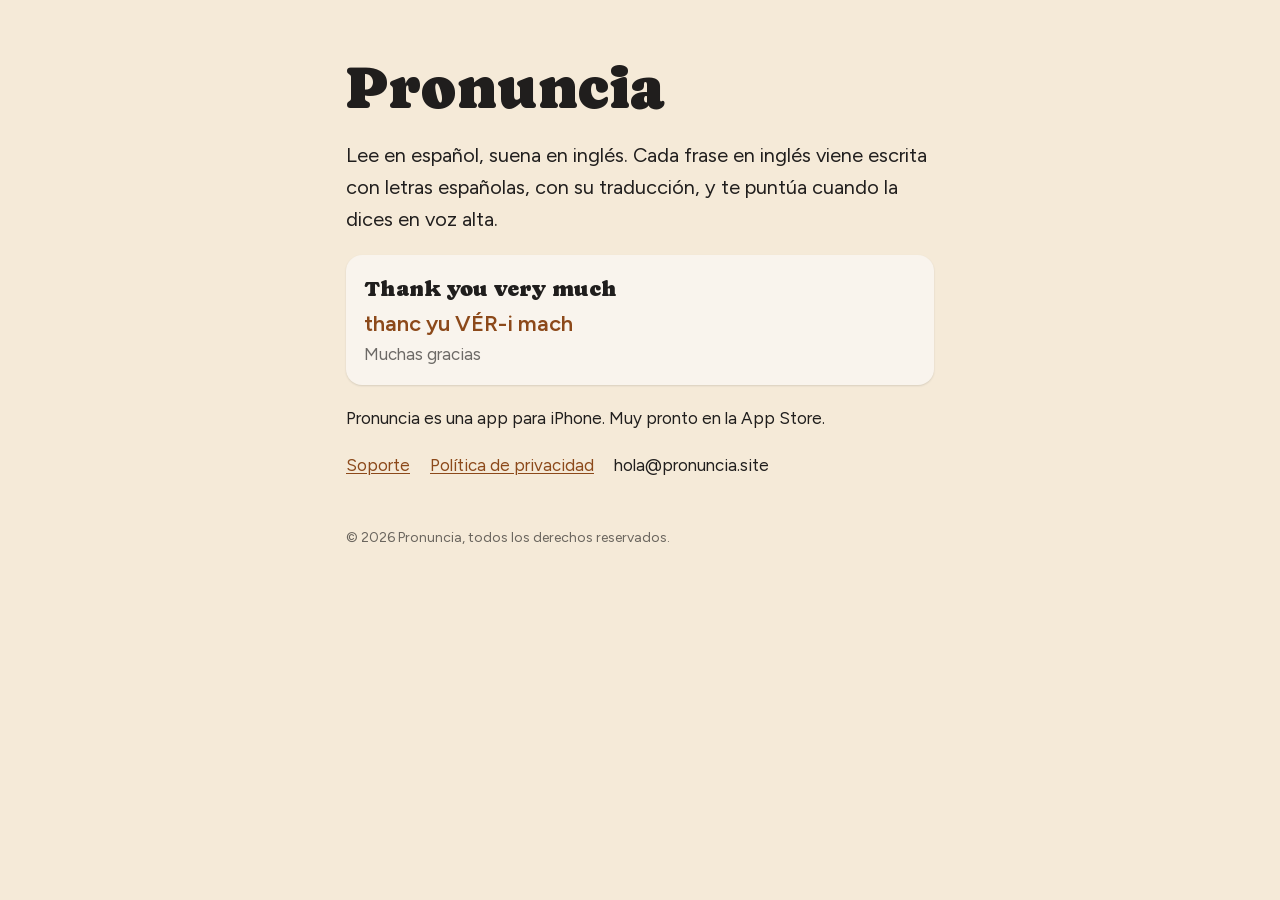
<file: index.html>
<!doctype html>
<!--
  The home page of https://pronuncia.site, published with the privacy policy
  and the support page by ./publish-site.sh (GitHub Pages, repo
  Crito-commits/pronuncia-site). Plain text, no script, like those two.
  The app itself is the iPhone app; the web app is not on this site.
-->
<html lang="es">
<head>
<meta charset="utf-8">
<meta name="viewport" content="width=device-width, initial-scale=1">
<meta name="color-scheme" content="light dark">
<meta http-equiv="Content-Security-Policy" content="default-src 'none'; style-src 'self' 'unsafe-inline'; font-src 'self'; img-src 'self' data:; base-uri 'none'; form-action 'none'">
<meta name="referrer" content="no-referrer">
<meta name="description" content="Pronuncia: aprende a pronunciar inglés leyéndolo con letras españolas. App para iPhone.">
<title>Pronuncia</title>
<link rel="stylesheet" href="css/tokens.css">
<style>
  *, *::before, *::after { box-sizing: border-box; }
  html { -webkit-text-size-adjust: 100%; }
  body {
    margin: 0;
    background: var(--color-bg);
    color: var(--color-text);
    font-family: var(--font-body);
    font-size: 17px;
    line-height: 1.6;
  }
  main { max-width: 620px; margin: 0 auto; padding: 56px 16px 64px; display: flex; flex-direction: column; gap: 20px; }
  h1 {
    font-family: var(--font-heading);
    font-weight: var(--font-heading-weight);
    font-size: clamp(40px, 10vw, 60px);
    line-height: 1.05;
    margin: 0;
  }
  p { margin: 0; }
  .lede { font-size: 20px; }
  .example {
    background: var(--color-raised);
    border-radius: var(--radius-md);
    box-shadow: var(--shadow-sm);
    padding: 16px 18px;
  }
  .example b { font-family: var(--font-heading); font-weight: var(--font-heading-weight); font-size: 22px; display: block; }
  .example .say { color: var(--color-accent-700); font-size: 22px; font-weight: 600; }
  .muted { color: var(--ink-muted); }
  nav { display: flex; flex-wrap: wrap; gap: 8px 20px; }
  a { color: var(--color-accent-700); text-underline-offset: 2px; }
  footer { margin-top: 28px; color: var(--ink-muted); font-size: 14px; }
</style>
</head>
<body>
<main>
  <h1>Pronuncia</h1>
  <p class="lede">Lee en español, suena en inglés. Cada frase en inglés viene escrita con letras españolas, con su traducción, y te puntúa cuando la dices en voz alta.</p>
  <div class="example">
    <b>Thank you very much</b>
    <span class="say">thanc yu VÉR-i mach</span>
    <p class="muted">Muchas gracias</p>
  </div>
  <p>Pronuncia es una app para iPhone. Muy pronto en la App Store.</p>
  <nav>
    <a href="soporte/">Soporte</a>
    <a href="privacidad/">Política de privacidad</a>
    <span>hola@pronuncia.site</span>
  </nav>
  <footer>
    <p>© 2026 Pronuncia, todos los derechos reservados.</p>
  </footer>
</main>
</body>
</html>
</file>
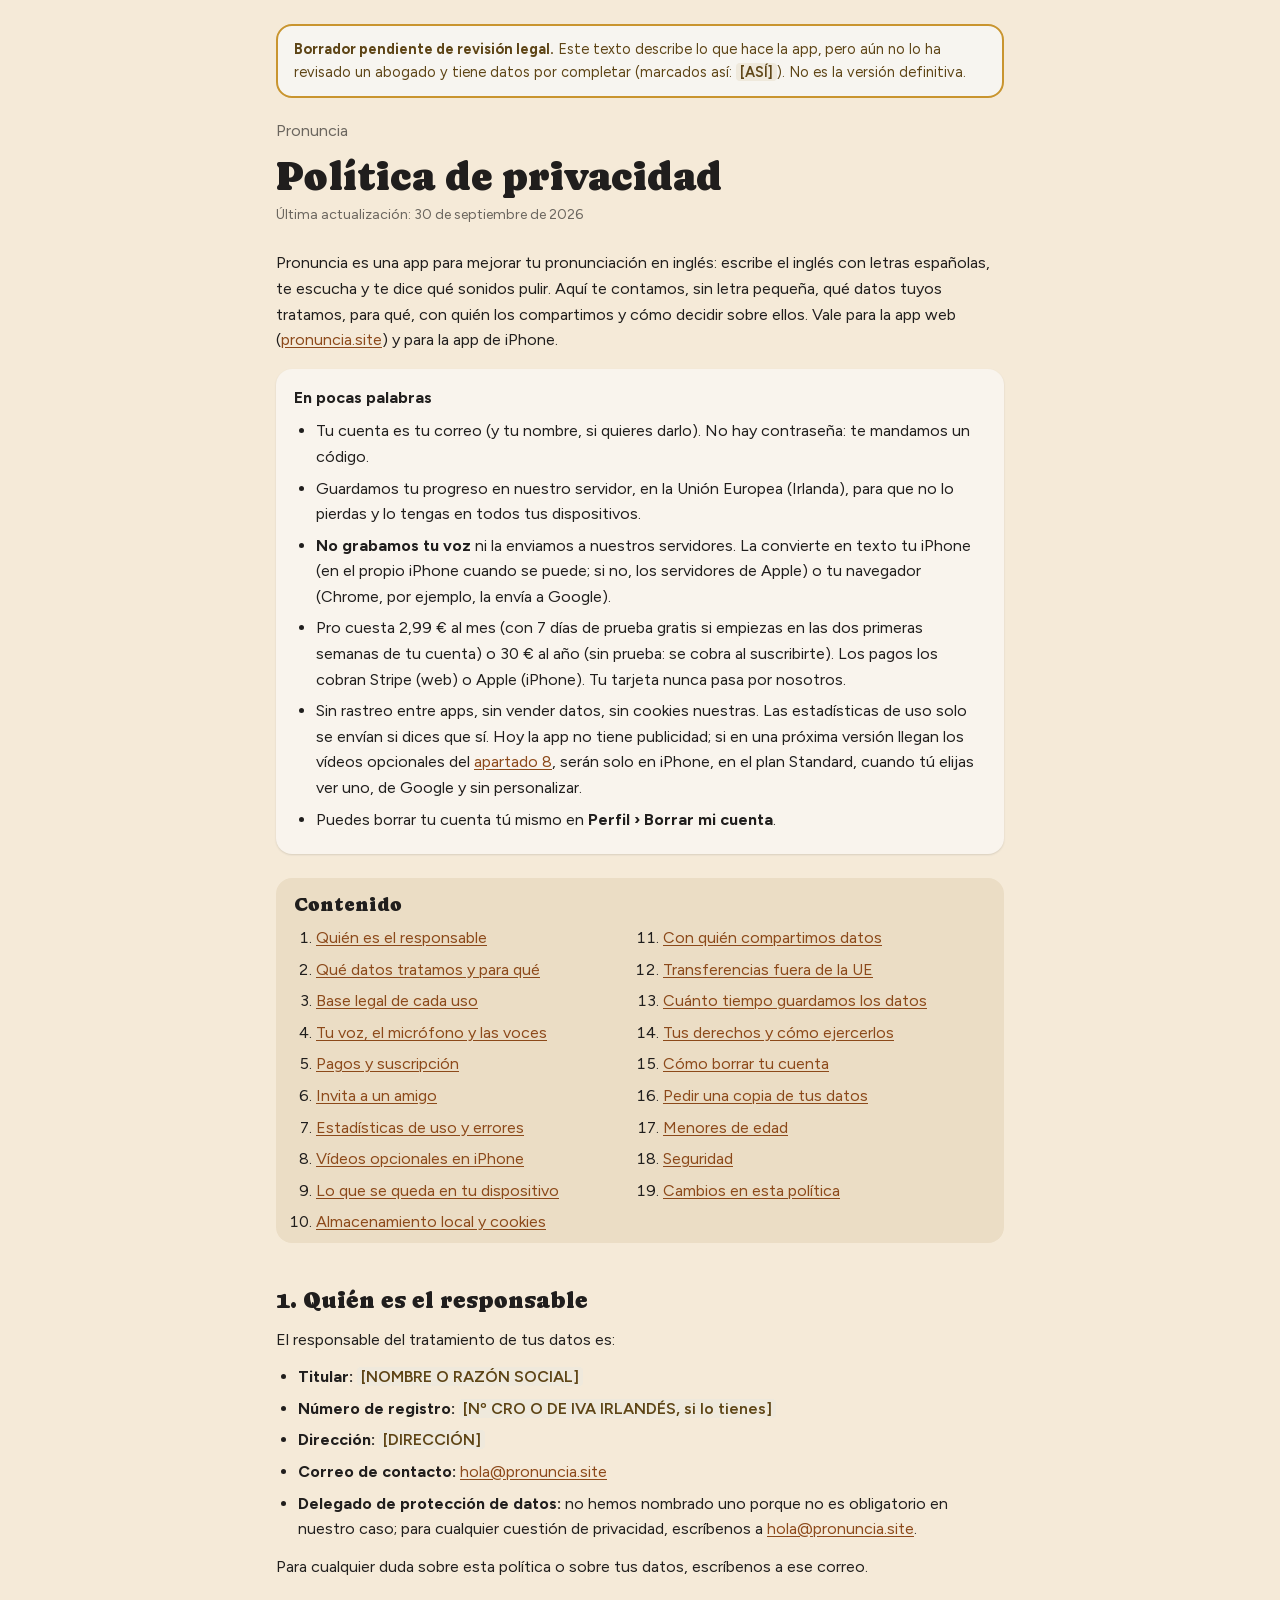
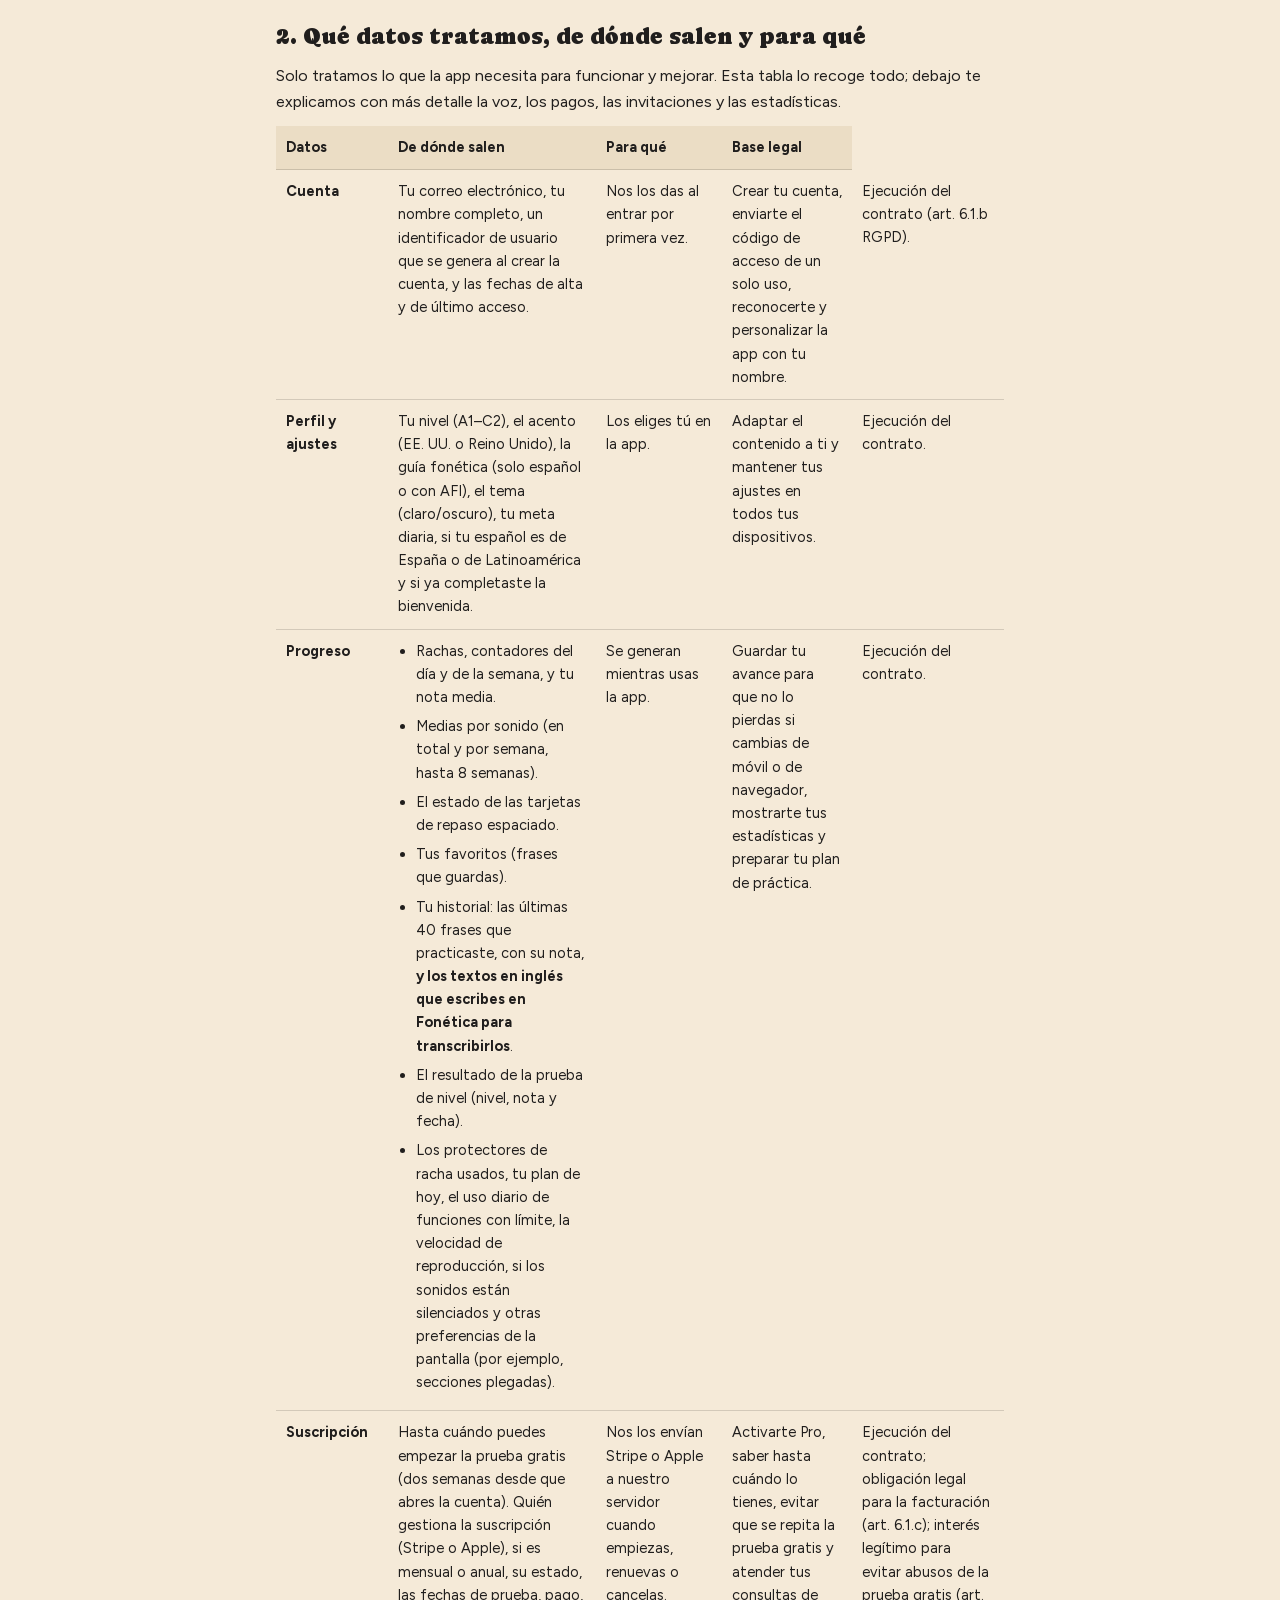
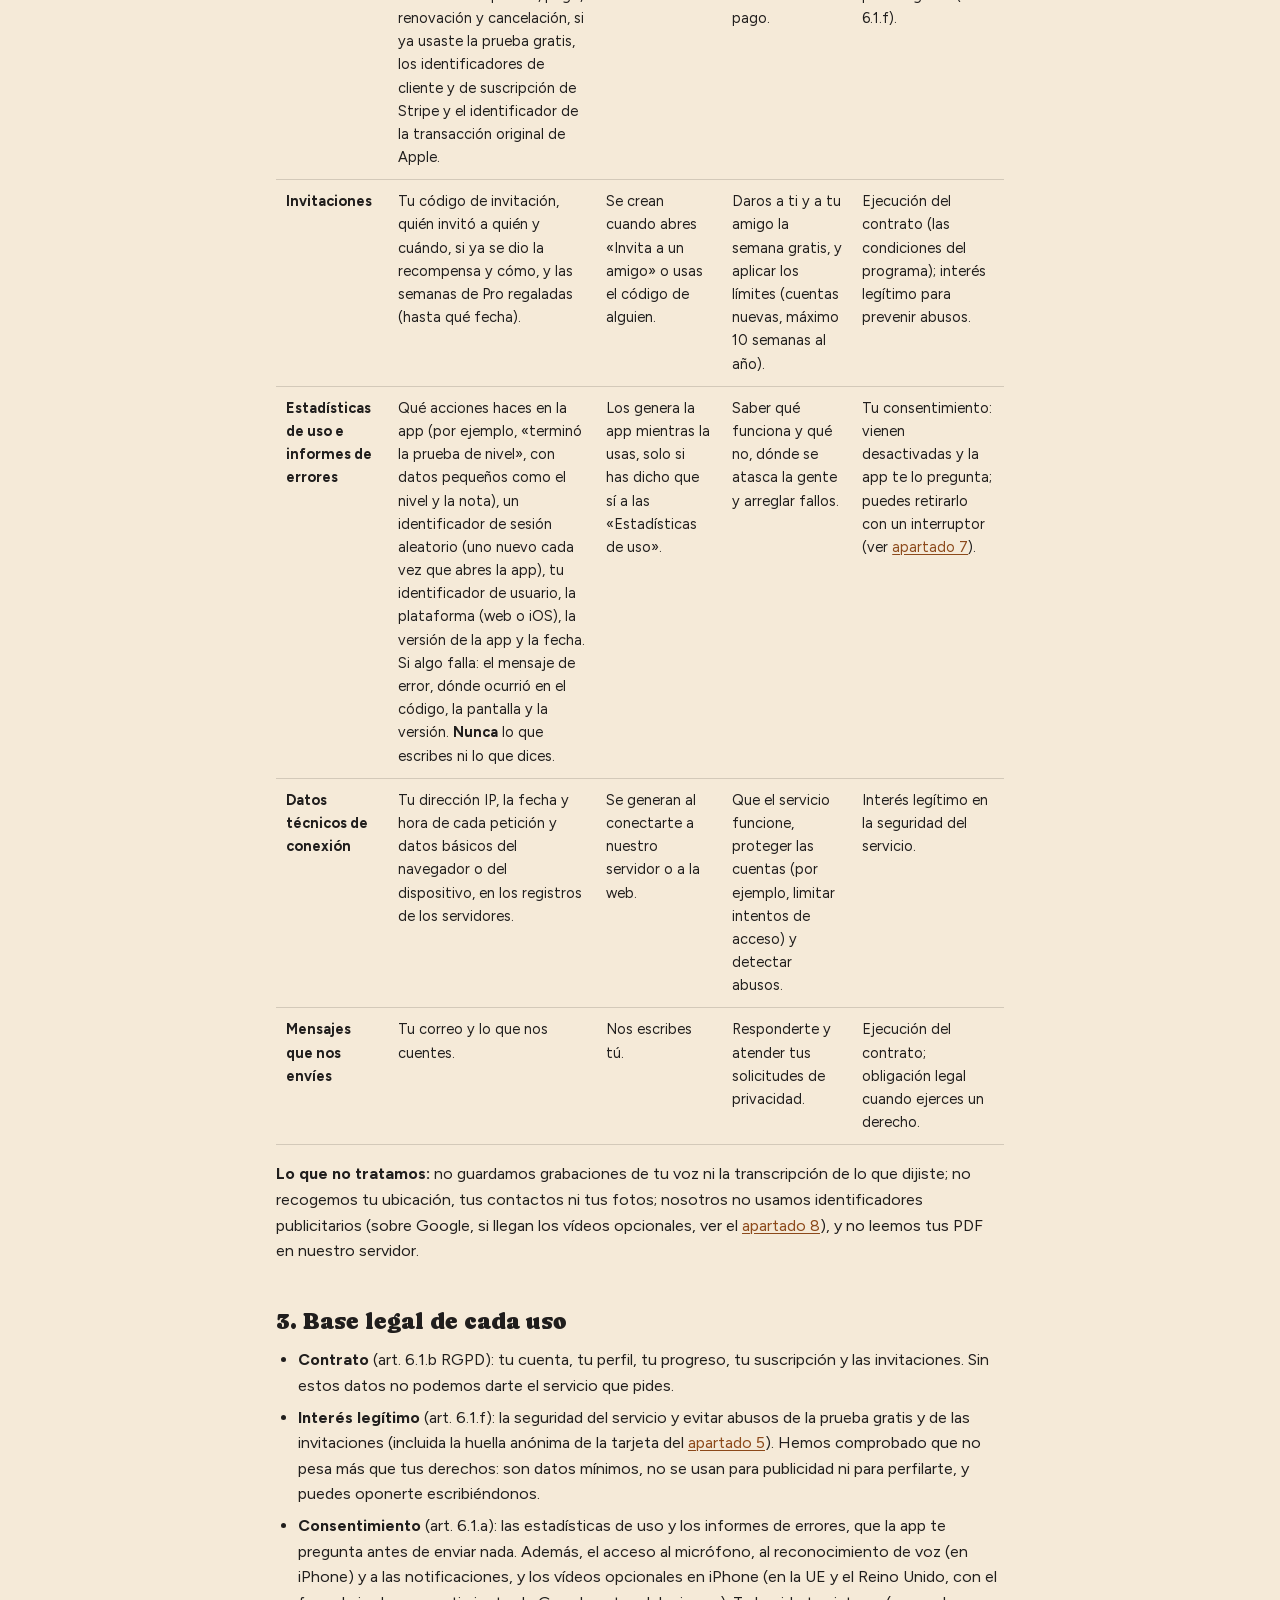
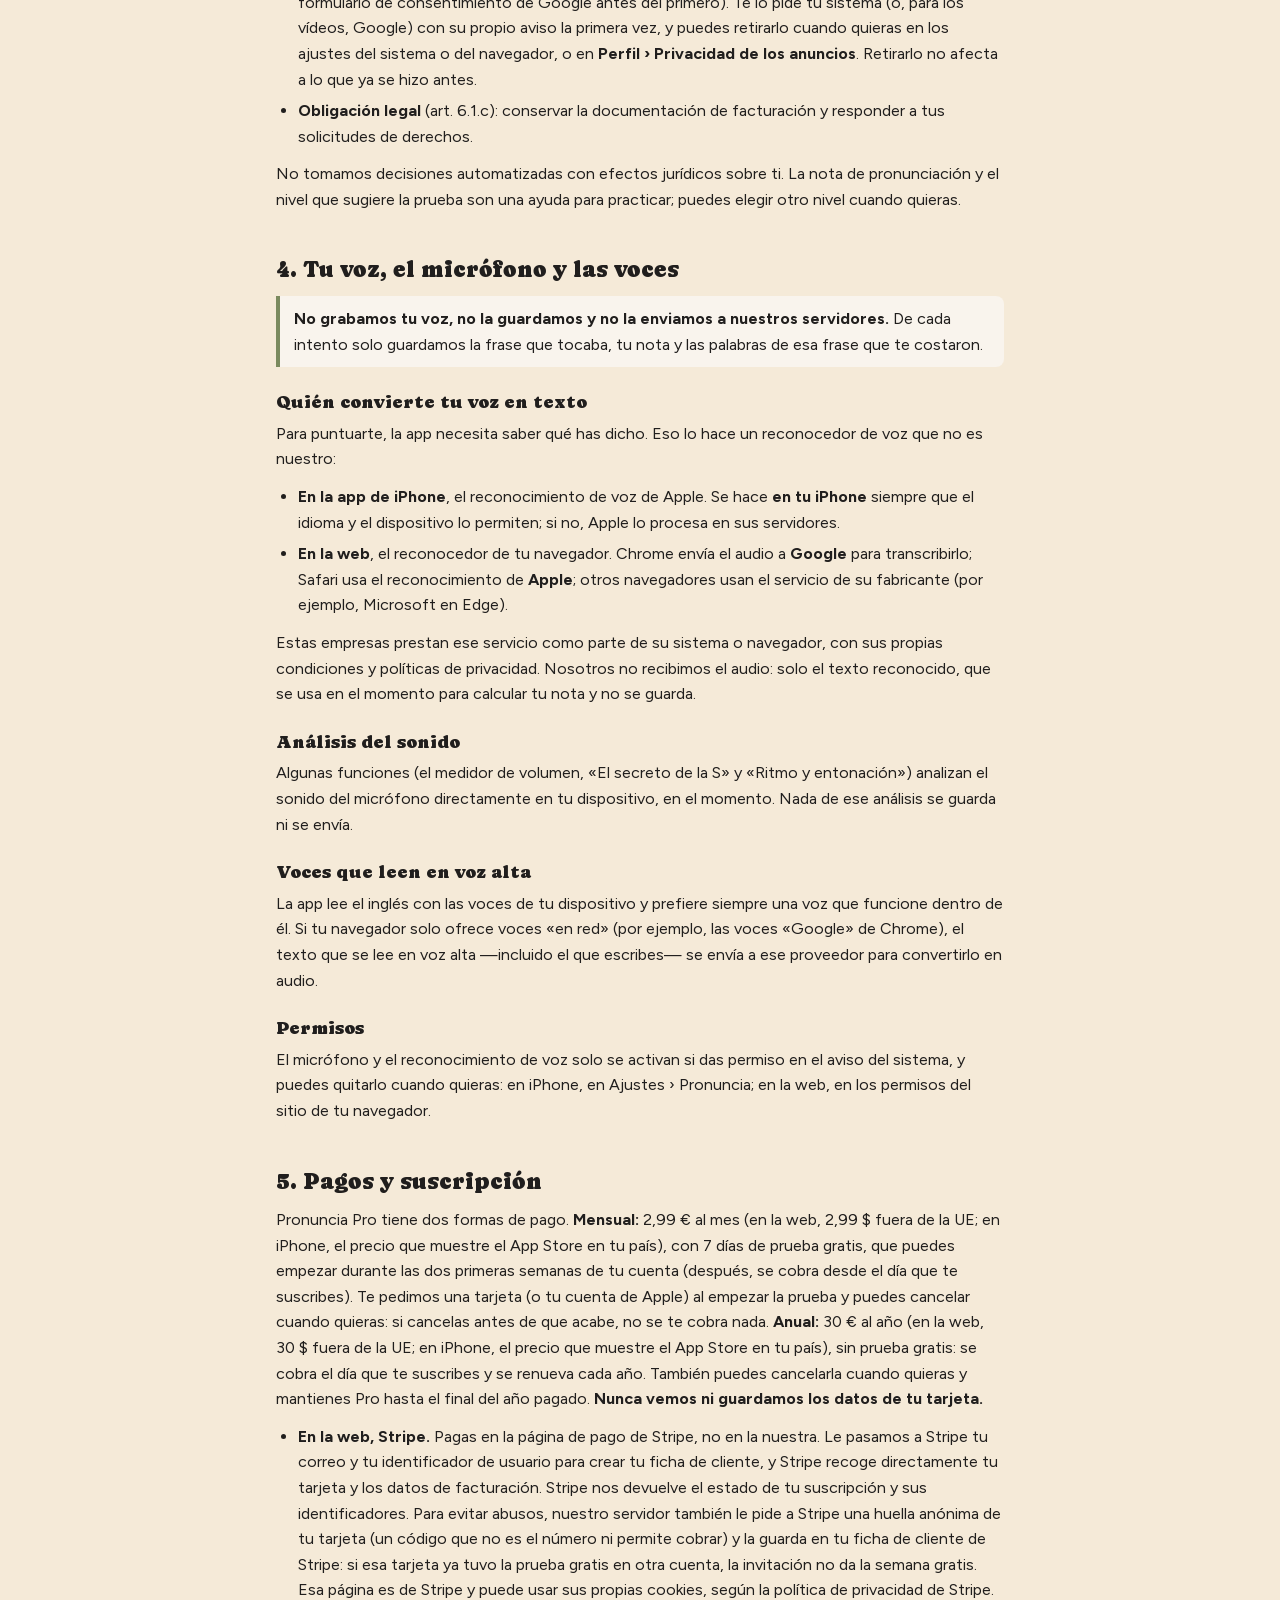
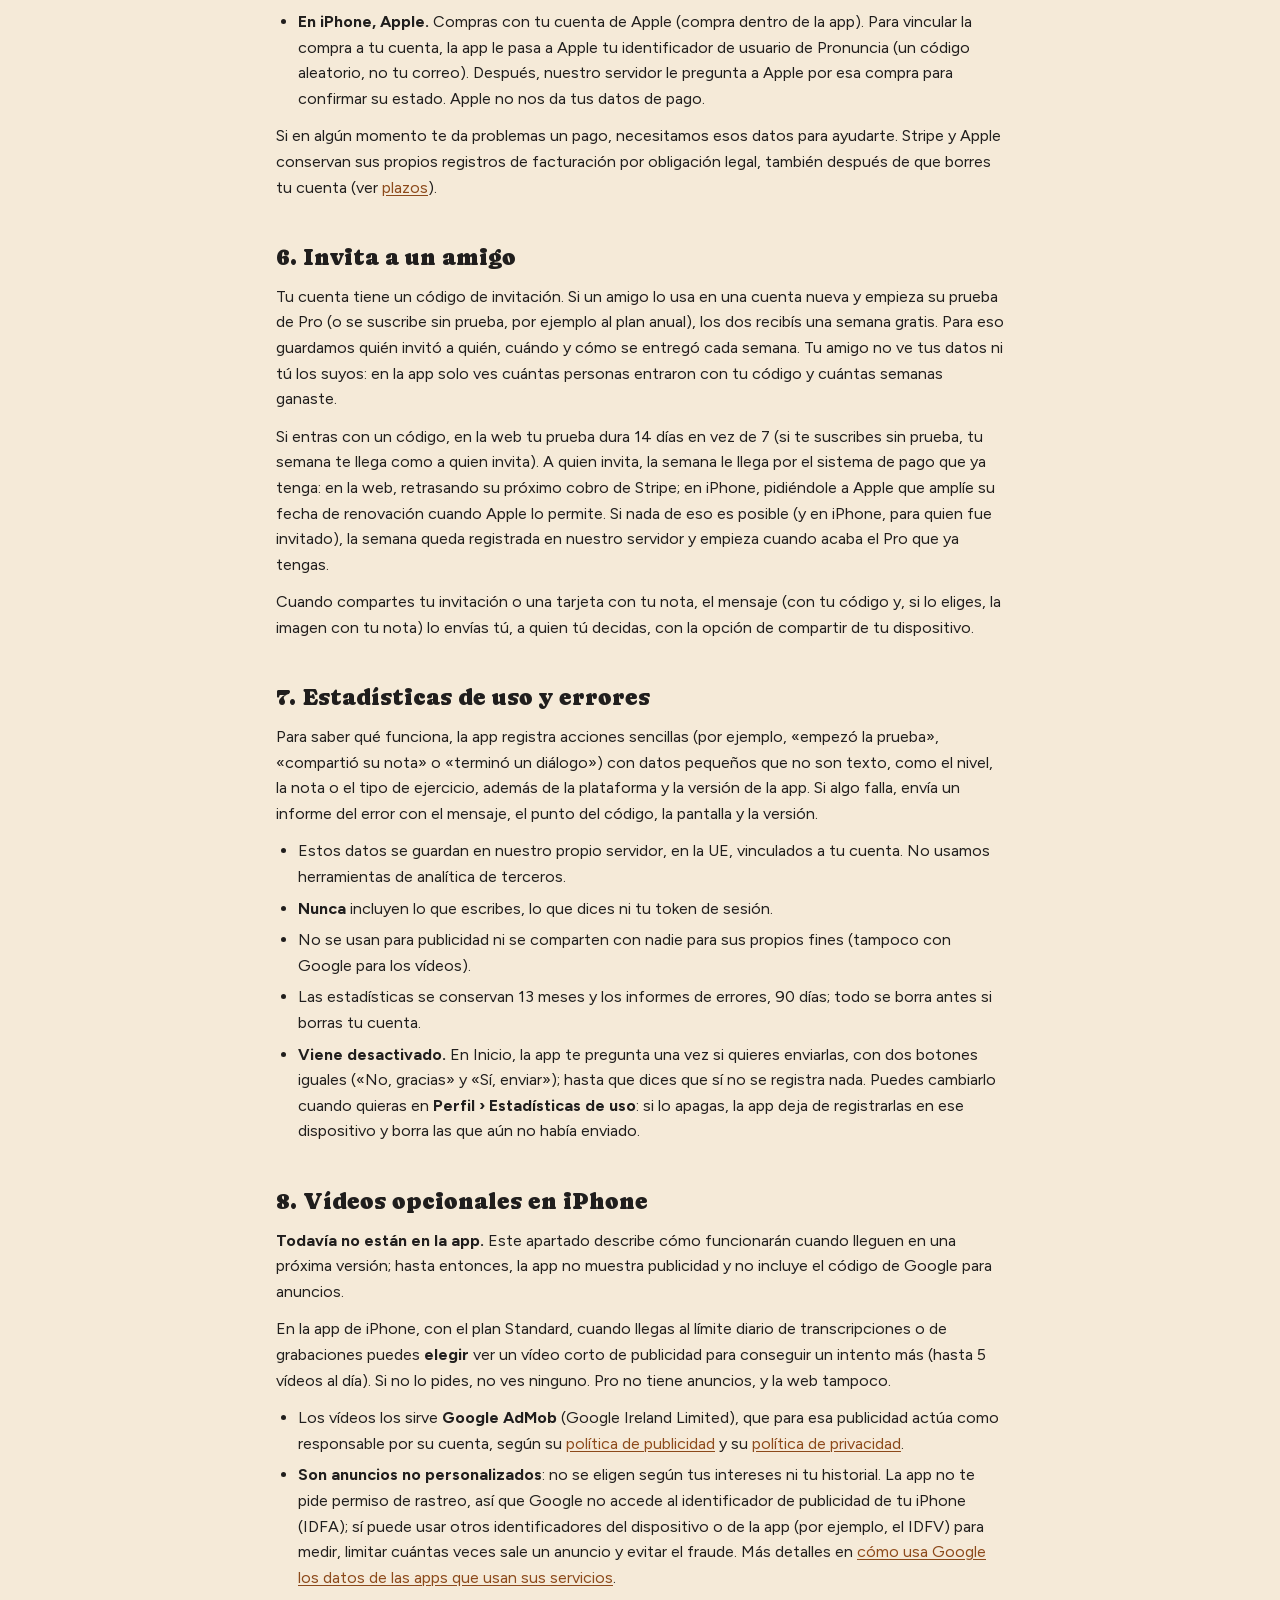
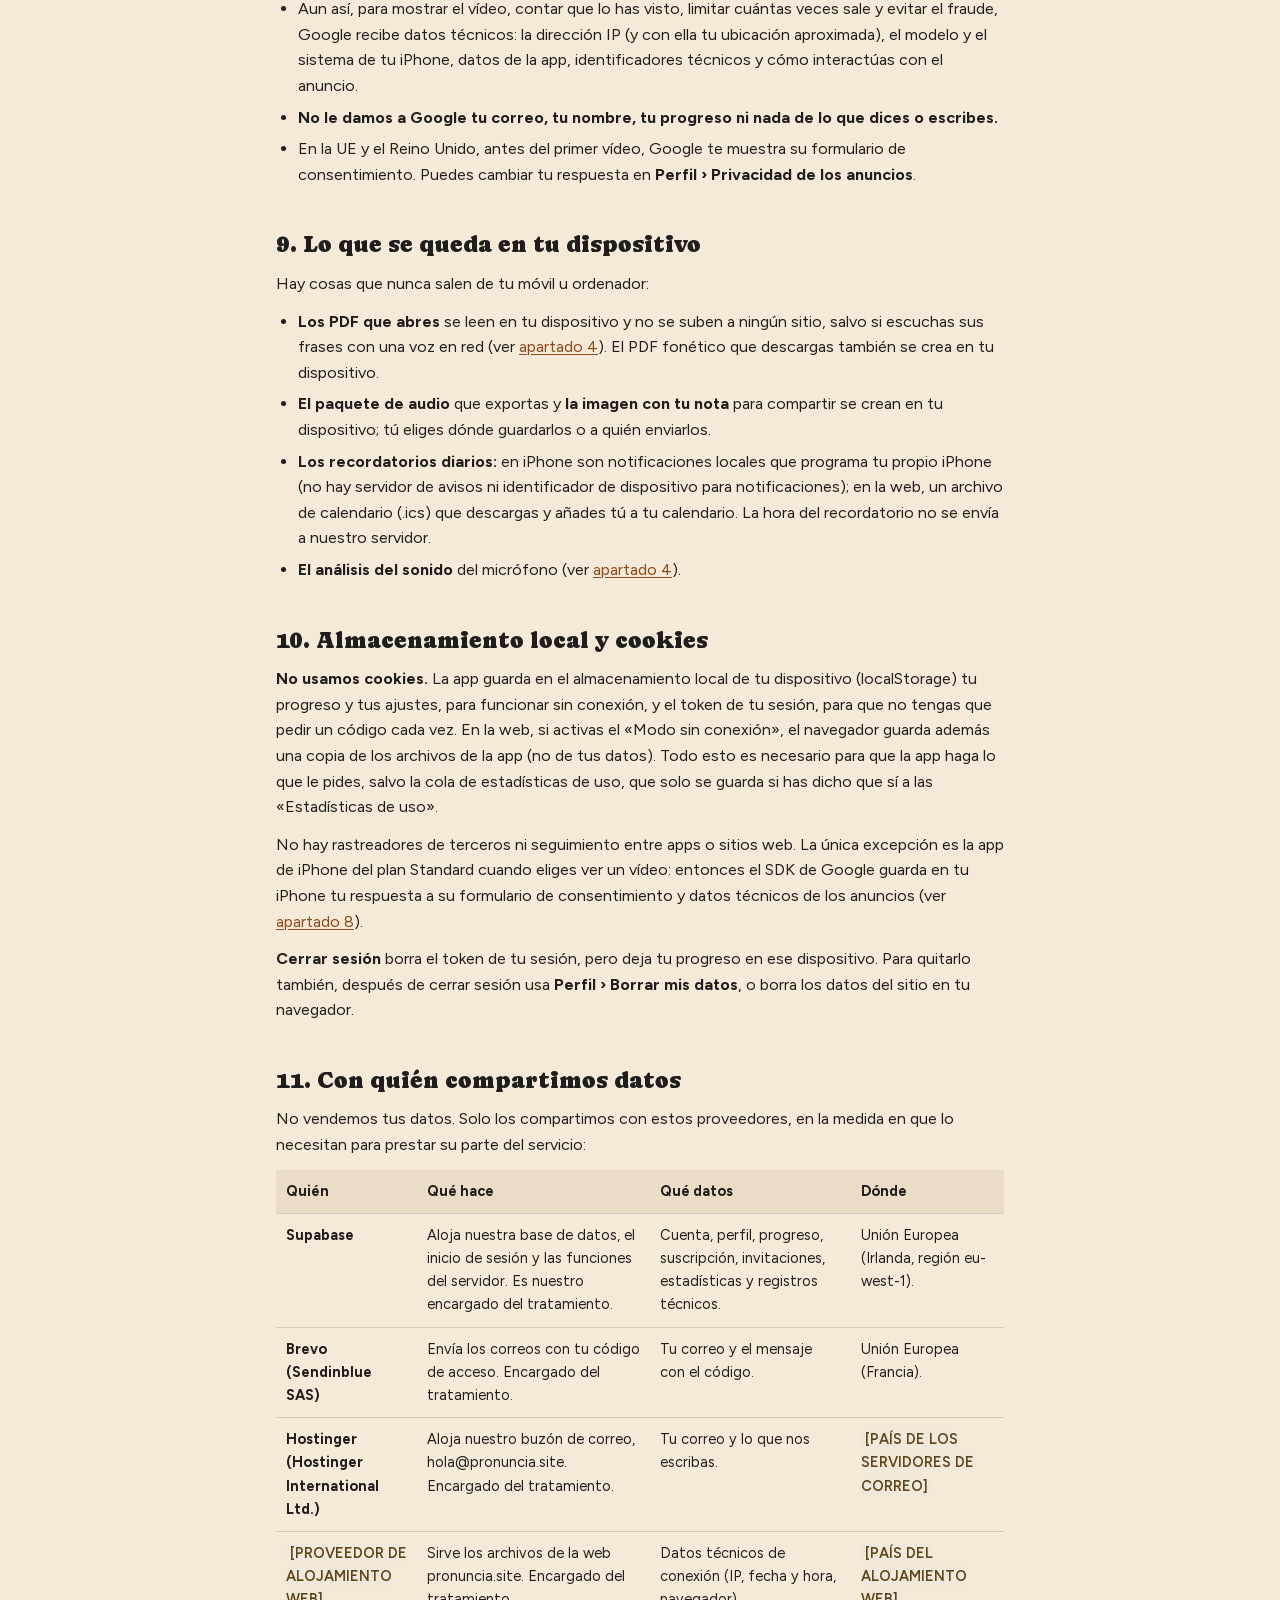
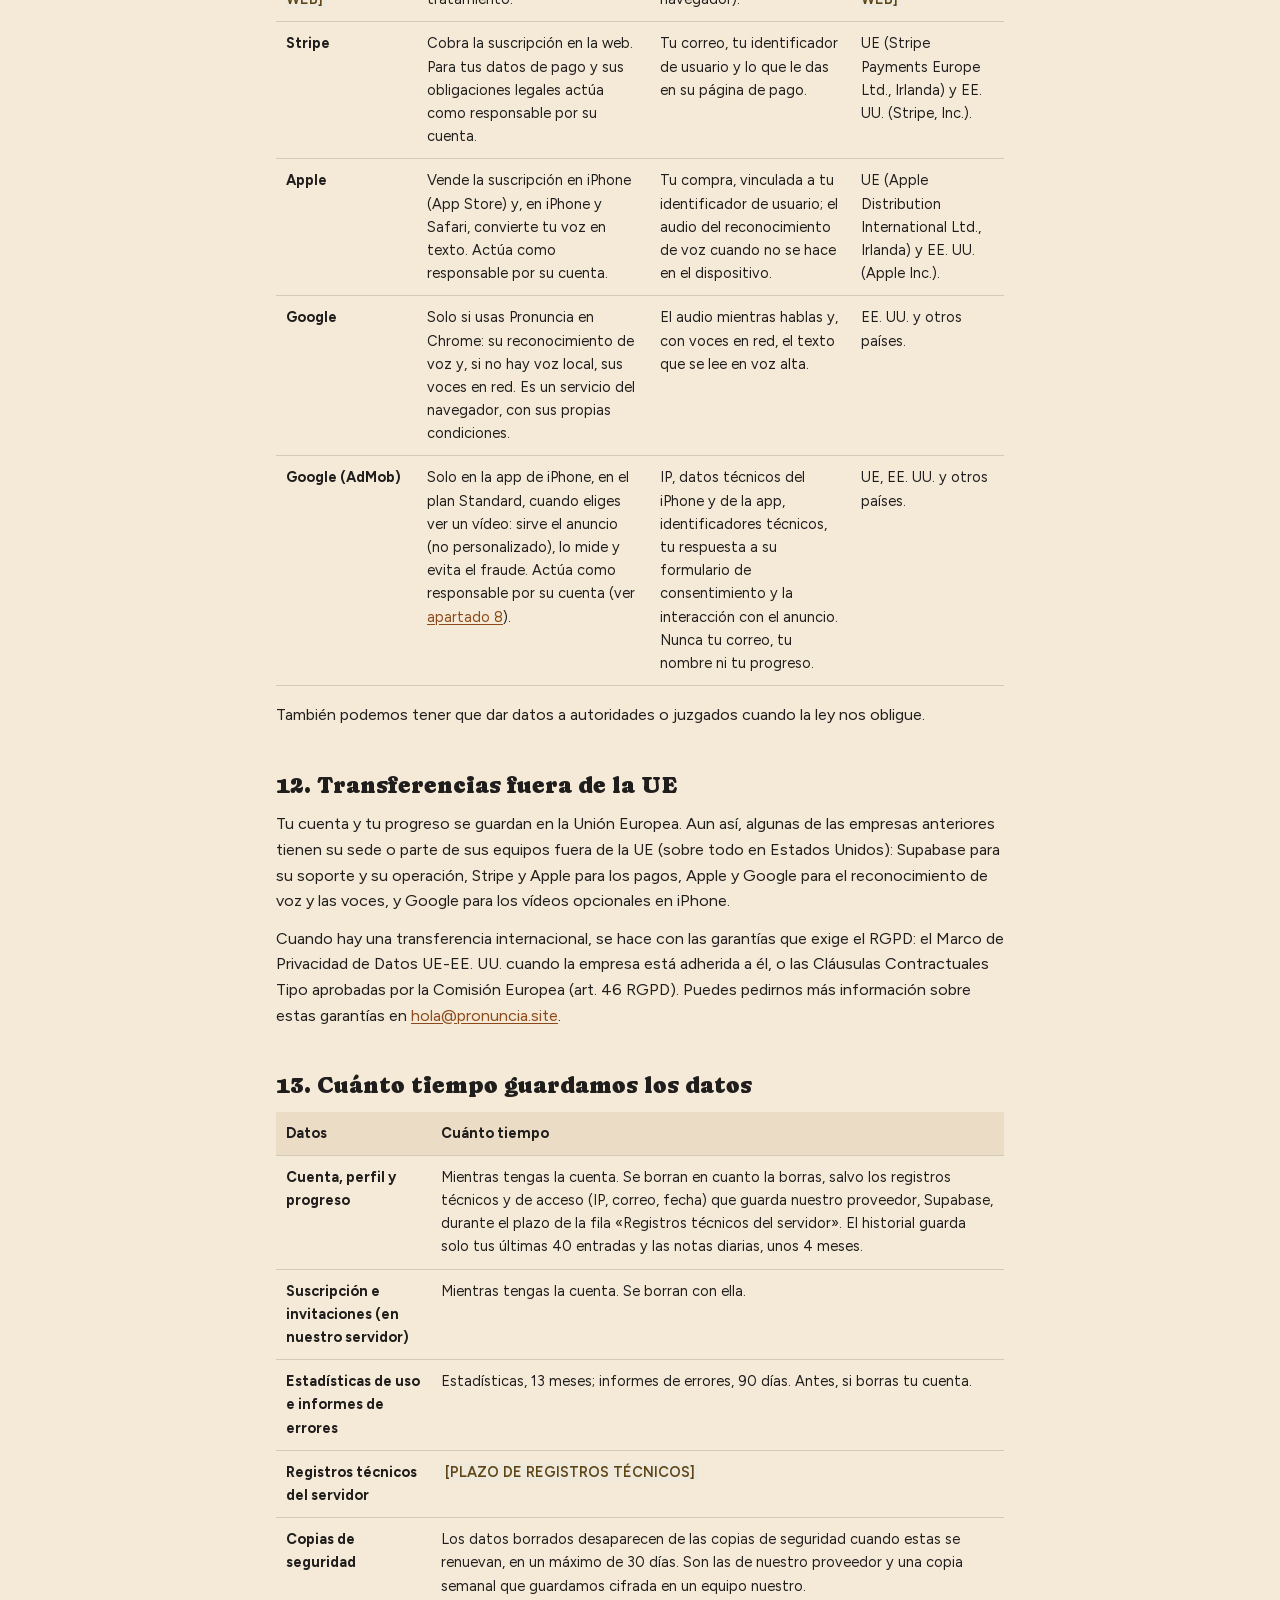
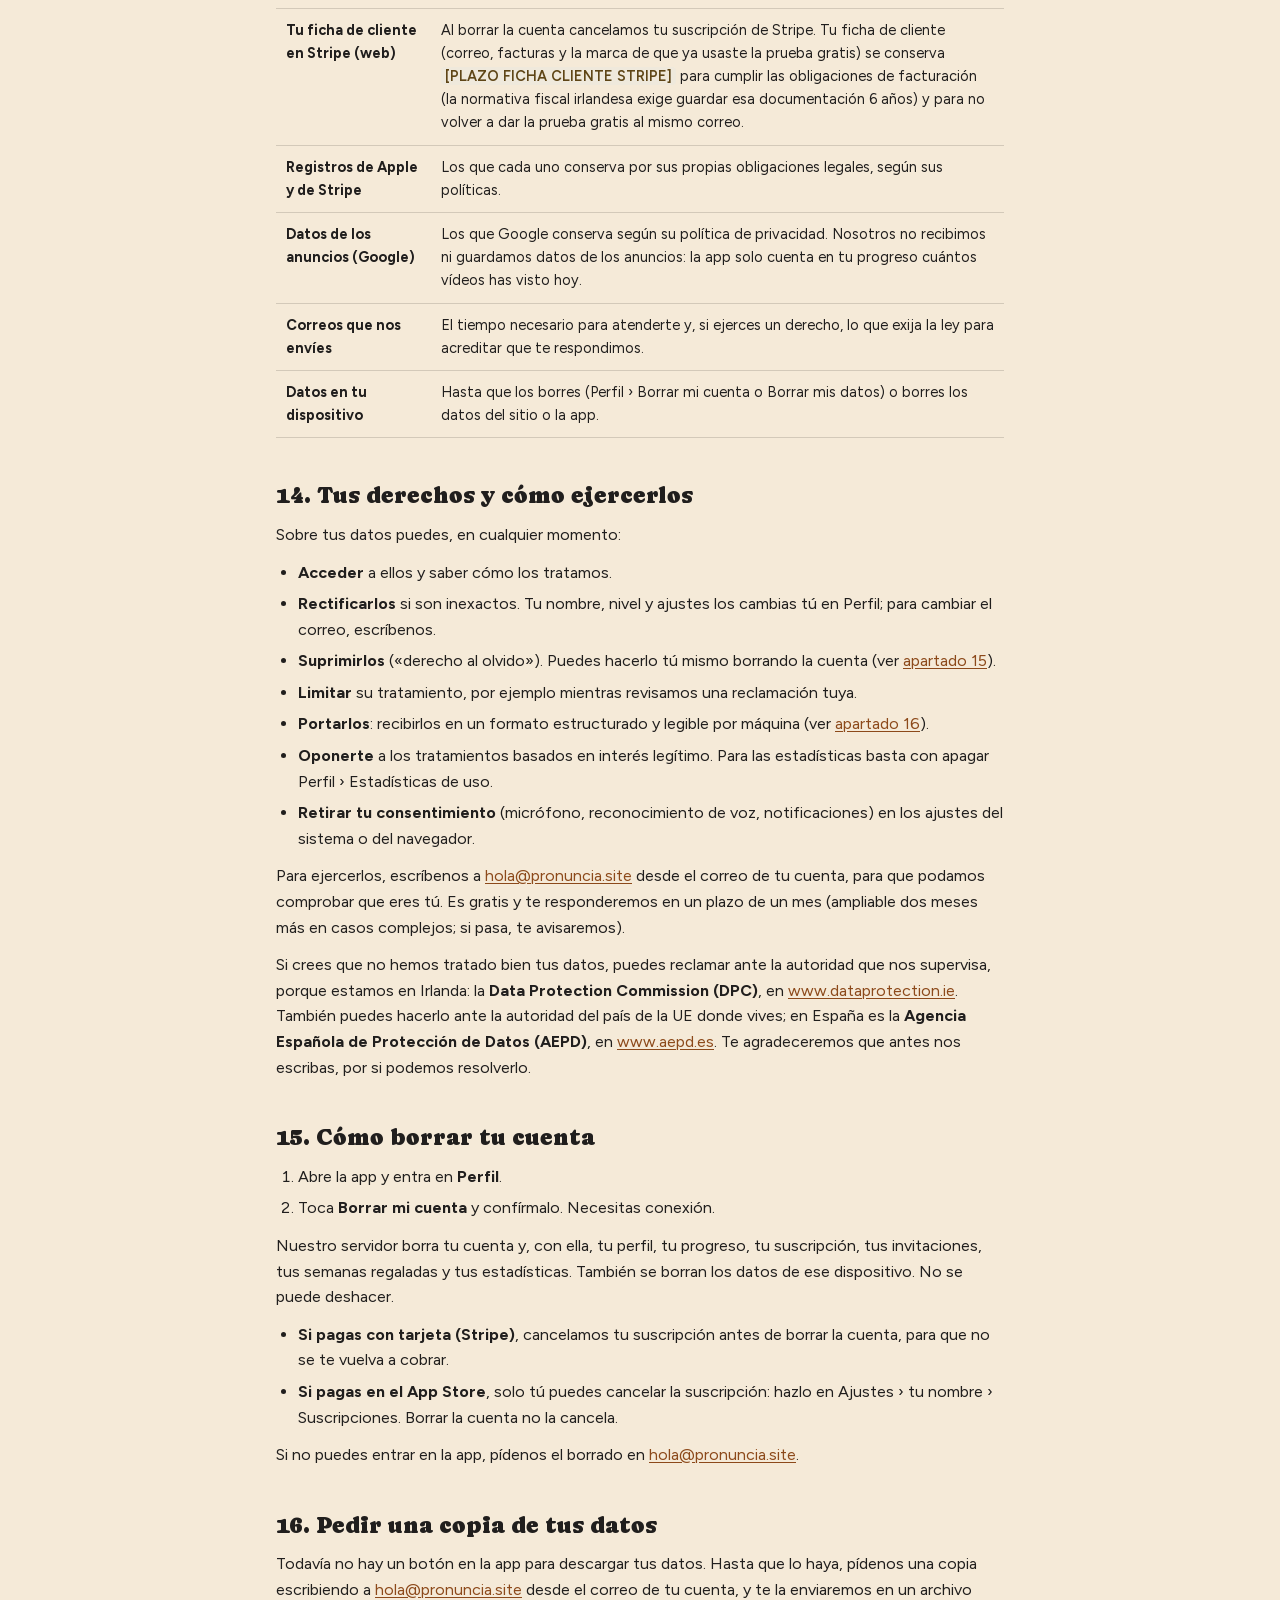
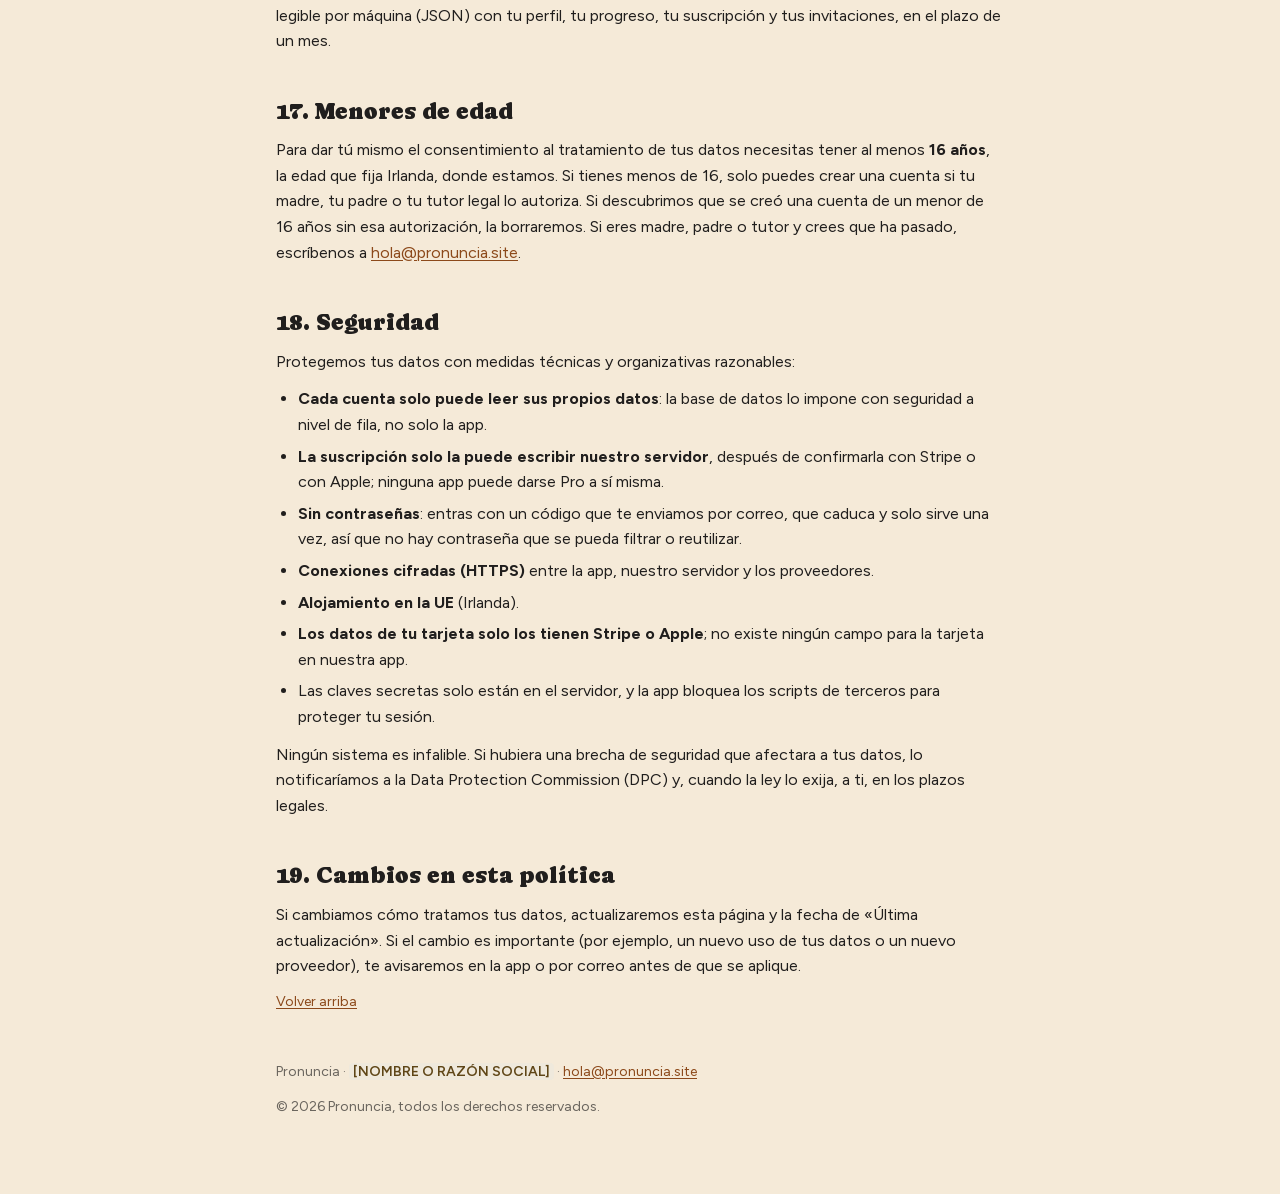
<file: privacidad/index.html>
<!doctype html>
<!--
  BORRADOR PENDIENTE DE REVISIÓN LEGAL.
  This policy was written from what the code in this repository does
  (js/, supabase/, ios/) and has NOT been reviewed by a lawyer. Have it
  reviewed, fill in every [PLACEHOLDER], and only then publish it. Once a
  lawyer has approved it, delete this comment AND the visible
  <div class="review-banner"> below (see docs/DEPLOY.md §7).
-->
<html lang="es">
<head>
<meta charset="utf-8">
<meta name="viewport" content="width=device-width, initial-scale=1">
<meta name="color-scheme" content="light dark">
<meta http-equiv="Content-Security-Policy" content="default-src 'none'; style-src 'self' 'unsafe-inline'; font-src 'self'; img-src 'self' data:; base-uri 'none'; form-action 'none'">
<meta name="referrer" content="no-referrer">
<meta name="description" content="Qué datos trata Pronuncia, para qué, con quién y cómo ejercer tus derechos.">
<title>Política de privacidad · Pronuncia</title>
<link rel="stylesheet" href="../css/tokens.css">
<style>
  *, *::before, *::after { box-sizing: border-box; }
  html { -webkit-text-size-adjust: 100%; scroll-behavior: smooth; }
  body {
    margin: 0;
    background: var(--color-bg);
    color: var(--color-text);
    font-family: var(--font-body);
    font-size: 16px;
    line-height: 1.6;
  }
  main { max-width: 760px; margin: 0 auto; padding: 24px 16px 64px; }
  h1, h2, h3 {
    font-family: var(--font-heading);
    font-weight: var(--font-heading-weight);
    line-height: 1.2;
    margin: 0;
  }
  h1 { font-size: clamp(30px, 7vw, 40px); margin: 8px 0 4px; }
  h2 { font-size: 23px; margin: 44px 0 12px; scroll-margin-top: 16px; }
  h3 { font-size: 18px; margin: 24px 0 8px; }
  p, ul, ol { margin: 0 0 12px; }
  ul, ol { padding-left: 22px; }
  li { margin-bottom: 6px; }
  a { color: var(--color-accent-700); text-underline-offset: 2px; }
  a:hover { text-decoration-thickness: 2px; }
  code { font-size: .92em; background: var(--color-surface); padding: 1px 5px; border-radius: 6px; }
  .muted { color: var(--ink-muted); }
  .updated { color: var(--ink-muted); font-size: 14px; margin-bottom: 24px; }

  .review-banner {
    background: var(--color-gold-100);
    color: var(--color-gold-800);
    border: 2px solid var(--color-gold);
    border-radius: var(--radius-md);
    padding: 12px 16px;
    font-size: 14.5px;
    margin-bottom: 20px;
  }
  .review-banner b { color: inherit; }

  .summary {
    background: var(--color-raised);
    border-radius: var(--radius-md);
    box-shadow: var(--shadow-sm);
    padding: 16px 18px;
    margin: 16px 0 8px;
  }
  .summary ul { margin: 0; }

  nav.toc {
    background: var(--color-surface);
    border-radius: var(--radius-md);
    padding: 16px 18px 8px;
    margin: 24px 0 8px;
  }
  nav.toc h2 { margin: 0 0 8px; font-size: 19px; }
  nav.toc ol { columns: 2 240px; column-gap: 24px; margin: 0; }
  nav.toc li { break-inside: avoid; margin-bottom: 6px; }

  .placeholder {
    background: var(--color-gold-200);
    color: var(--color-gold-800);
    border-radius: 4px;
    padding: 0 4px;
    font-weight: 600;
  }

  .table-wrap { margin: 12px 0 16px; }
  table { width: 100%; border-collapse: collapse; font-size: 14.5px; }
  th, td { text-align: left; vertical-align: top; padding: 10px 10px; border-bottom: 1px solid var(--color-divider); }
  thead th { background: var(--color-surface); font-weight: 700; }
  tbody th { font-weight: 700; }
  td ul { margin: 0; padding-left: 18px; }

  /* On a phone each row becomes a card: four columns of prose do not fit
     in 343px, and a sideways-scrolling table hides the column you need. */
  @media (max-width: 640px) {
    table, thead, tbody, tr, th, td { display: block; }
    thead { position: absolute; width: 1px; height: 1px; overflow: hidden; clip: rect(0 0 0 0); }
    tr {
      background: var(--color-raised);
      border-radius: var(--radius-md);
      box-shadow: var(--shadow-sm);
      margin-bottom: 12px;
      padding: 6px 4px;
    }
    th, td { border-bottom: none; padding: 6px 12px; }
    tbody th { font-size: 16px; padding-top: 10px; }
    td[data-label]::before {
      content: attr(data-label);
      display: block;
      font-size: 12px;
      font-weight: 700;
      letter-spacing: .04em;
      text-transform: uppercase;
      color: var(--ink-muted);
    }
  }

  .callout {
    border-left: 4px solid var(--color-accent-2);
    background: var(--color-raised);
    border-radius: 0 var(--radius-sm) var(--radius-sm) 0;
    padding: 10px 14px;
    margin: 12px 0 16px;
  }
  .back { font-size: 14px; }
  footer { margin-top: 48px; color: var(--ink-muted); font-size: 14px; }
</style>
</head>
<body>
<main>

<div class="review-banner" role="note">
  <b>Borrador pendiente de revisión legal.</b> Este texto describe lo que hace
  la app, pero aún no lo ha revisado un abogado y tiene datos por completar
  (marcados así: <span class="placeholder">[ASÍ]</span>). No es la versión
  definitiva.
</div>

<p class="muted" style="margin:0">Pronuncia</p>
<h1 id="inicio">Política de privacidad</h1>
<p class="updated">Última actualización: <time datetime="2026-09-30">30 de septiembre de 2026</time></p>

<p>
  Pronuncia es una app para mejorar tu pronunciación en inglés: escribe el
  inglés con letras españolas, te escucha y te dice qué sonidos pulir. Aquí te
  contamos, sin letra pequeña, qué datos tuyos tratamos, para qué, con quién
  los compartimos y cómo decidir sobre ellos. Vale para la app web
  (<a href="https://pronuncia.site">pronuncia.site</a>) y para la app de iPhone.
</p>

<div class="summary">
  <p style="margin-bottom:8px"><b>En pocas palabras</b></p>
  <ul>
    <li>Tu cuenta es tu correo (y tu nombre, si quieres darlo). No hay contraseña: te mandamos un código.</li>
    <li>Guardamos tu progreso en nuestro servidor, en la Unión Europea (Irlanda), para que no lo pierdas y lo tengas en todos tus dispositivos.</li>
    <li><b>No grabamos tu voz</b> ni la enviamos a nuestros servidores. La convierte en texto tu iPhone (en el propio iPhone cuando se puede; si no, los servidores de Apple) o tu navegador (Chrome, por ejemplo, la envía a Google).</li>
    <li>Pro cuesta 2,99 € al mes (con 7 días de prueba gratis si empiezas en las dos primeras semanas de tu cuenta) o 30 € al año (sin prueba: se cobra al suscribirte). Los pagos los cobran Stripe (web) o Apple (iPhone). Tu tarjeta nunca pasa por nosotros.</li>
    <li>Sin rastreo entre apps, sin vender datos, sin cookies nuestras. Las estadísticas de uso solo se envían si dices que sí. Hoy la app no tiene publicidad; si en una próxima versión llegan los vídeos opcionales del <a href="#anuncios">apartado 8</a>, serán solo en iPhone, en el plan Standard, cuando tú elijas ver uno, de Google y sin personalizar.</li>
    <li>Puedes borrar tu cuenta tú mismo en <b>Perfil › Borrar mi cuenta</b>.</li>
  </ul>
</div>

<nav class="toc" aria-labelledby="toc-title">
  <h2 id="toc-title">Contenido</h2>
  <ol>
    <li><a href="#responsable">Quién es el responsable</a></li>
    <li><a href="#datos">Qué datos tratamos y para qué</a></li>
    <li><a href="#bases">Base legal de cada uso</a></li>
    <li><a href="#voz">Tu voz, el micrófono y las voces</a></li>
    <li><a href="#pagos">Pagos y suscripción</a></li>
    <li><a href="#invitaciones">Invita a un amigo</a></li>
    <li><a href="#estadisticas">Estadísticas de uso y errores</a></li>
    <li><a href="#anuncios">Vídeos opcionales en iPhone</a></li>
    <li><a href="#dispositivo">Lo que se queda en tu dispositivo</a></li>
    <li><a href="#cookies">Almacenamiento local y cookies</a></li>
    <li><a href="#destinatarios">Con quién compartimos datos</a></li>
    <li><a href="#transferencias">Transferencias fuera de la UE</a></li>
    <li><a href="#plazos">Cuánto tiempo guardamos los datos</a></li>
    <li><a href="#derechos">Tus derechos y cómo ejercerlos</a></li>
    <li><a href="#borrar">Cómo borrar tu cuenta</a></li>
    <li><a href="#copia">Pedir una copia de tus datos</a></li>
    <li><a href="#menores">Menores de edad</a></li>
    <li><a href="#seguridad">Seguridad</a></li>
    <li><a href="#cambios">Cambios en esta política</a></li>
  </ol>
</nav>

<!-- ─────────────────────────────────────────────────────────────────── -->
<h2 id="responsable">1. Quién es el responsable</h2>
<p>El responsable del tratamiento de tus datos es:</p>
<ul>
  <li><b>Titular:</b> <span class="placeholder">[NOMBRE O RAZÓN SOCIAL]</span></li>
  <li><b>Número de registro:</b> <span class="placeholder">[Nº CRO O DE IVA IRLANDÉS, si lo tienes]</span></li>
  <li><b>Dirección:</b> <span class="placeholder">[DIRECCIÓN]</span></li>
  <li><b>Correo de contacto:</b> <a href="mailto:hola@pronuncia.site">hola@pronuncia.site</a></li>
  <li><b>Delegado de protección de datos:</b> no hemos nombrado uno porque no es obligatorio en nuestro caso; para cualquier cuestión de privacidad, escríbenos a <a href="mailto:hola@pronuncia.site">hola@pronuncia.site</a>.</li>
</ul>
<p>Para cualquier duda sobre esta política o sobre tus datos, escríbenos a ese correo.</p>

<!-- ─────────────────────────────────────────────────────────────────── -->
<h2 id="datos">2. Qué datos tratamos, de dónde salen y para qué</h2>
<p>
  Solo tratamos lo que la app necesita para funcionar y mejorar. Esta tabla
  lo recoge todo; debajo te explicamos con más detalle la voz, los pagos, las
  invitaciones y las estadísticas.
</p>

<div class="table-wrap">
<table>
  <thead>
    <tr><th scope="col">Datos</th><th scope="col">De dónde salen</th><th scope="col">Para qué</th><th scope="col">Base legal</th></tr>
  </thead>
  <tbody>
    <tr>
      <th scope="row">Cuenta</th>
      <td data-label="Datos">Tu correo electrónico, tu nombre completo, un identificador de usuario que se genera al crear la cuenta, y las fechas de alta y de último acceso.</td>
      <td data-label="De dónde salen">Nos los das al entrar por primera vez.</td>
      <td data-label="Para qué">Crear tu cuenta, enviarte el código de acceso de un solo uso, reconocerte y personalizar la app con tu nombre.</td>
      <td data-label="Base legal">Ejecución del contrato (art. 6.1.b RGPD).</td>
    </tr>
    <tr>
      <th scope="row">Perfil y ajustes</th>
      <td data-label="Datos">Tu nivel (A1–C2), el acento (EE. UU. o Reino Unido), la guía fonética (solo español o con AFI), el tema (claro/oscuro), tu meta diaria, si tu español es de España o de Latinoamérica y si ya completaste la bienvenida.</td>
      <td data-label="De dónde salen">Los eliges tú en la app.</td>
      <td data-label="Para qué">Adaptar el contenido a ti y mantener tus ajustes en todos tus dispositivos.</td>
      <td data-label="Base legal">Ejecución del contrato.</td>
    </tr>
    <tr>
      <th scope="row">Progreso</th>
      <td data-label="Datos">
        <ul>
          <li>Rachas, contadores del día y de la semana, y tu nota media.</li>
          <li>Medias por sonido (en total y por semana, hasta 8 semanas).</li>
          <li>El estado de las tarjetas de repaso espaciado.</li>
          <li>Tus favoritos (frases que guardas).</li>
          <li>Tu historial: las últimas 40 frases que practicaste, con su nota, <b>y los textos en inglés que escribes en Fonética para transcribirlos</b>.</li>
          <li>El resultado de la prueba de nivel (nivel, nota y fecha).</li>
          <li>Los protectores de racha usados, tu plan de hoy, el uso diario de funciones con límite, la velocidad de reproducción, si los sonidos están silenciados y otras preferencias de la pantalla (por ejemplo, secciones plegadas).</li>
        </ul>
      </td>
      <td data-label="De dónde salen">Se generan mientras usas la app.</td>
      <td data-label="Para qué">Guardar tu avance para que no lo pierdas si cambias de móvil o de navegador, mostrarte tus estadísticas y preparar tu plan de práctica.</td>
      <td data-label="Base legal">Ejecución del contrato.</td>
    </tr>
    <tr>
      <th scope="row">Suscripción</th>
      <td data-label="Datos">Hasta cuándo puedes empezar la prueba gratis (dos semanas desde que abres la cuenta). Quién gestiona la suscripción (Stripe o Apple), si es mensual o anual, su estado, las fechas de prueba, pago, renovación y cancelación, si ya usaste la prueba gratis, los identificadores de cliente y de suscripción de Stripe y el identificador de la transacción original de Apple.</td>
      <td data-label="De dónde salen">Nos los envían Stripe o Apple a nuestro servidor cuando empiezas, renuevas o cancelas.</td>
      <td data-label="Para qué">Activarte Pro, saber hasta cuándo lo tienes, evitar que se repita la prueba gratis y atender tus consultas de pago.</td>
      <td data-label="Base legal">Ejecución del contrato; obligación legal para la facturación (art. 6.1.c); interés legítimo para evitar abusos de la prueba gratis (art. 6.1.f).</td>
    </tr>
    <tr>
      <th scope="row">Invitaciones</th>
      <td data-label="Datos">Tu código de invitación, quién invitó a quién y cuándo, si ya se dio la recompensa y cómo, y las semanas de Pro regaladas (hasta qué fecha).</td>
      <td data-label="De dónde salen">Se crean cuando abres «Invita a un amigo» o usas el código de alguien.</td>
      <td data-label="Para qué">Daros a ti y a tu amigo la semana gratis, y aplicar los límites (cuentas nuevas, máximo 10 semanas al año).</td>
      <td data-label="Base legal">Ejecución del contrato (las condiciones del programa); interés legítimo para prevenir abusos.</td>
    </tr>
    <tr>
      <th scope="row">Estadísticas de uso e informes de errores</th>
      <td data-label="Datos">Qué acciones haces en la app (por ejemplo, «terminó la prueba de nivel», con datos pequeños como el nivel y la nota), un identificador de sesión aleatorio (uno nuevo cada vez que abres la app), tu identificador de usuario, la plataforma (web o iOS), la versión de la app y la fecha. Si algo falla: el mensaje de error, dónde ocurrió en el código, la pantalla y la versión. <b>Nunca</b> lo que escribes ni lo que dices.</td>
      <td data-label="De dónde salen">Los genera la app mientras la usas, solo si has dicho que sí a las «Estadísticas de uso».</td>
      <td data-label="Para qué">Saber qué funciona y qué no, dónde se atasca la gente y arreglar fallos.</td>
      <td data-label="Base legal">Tu consentimiento: vienen desactivadas y la app te lo pregunta; puedes retirarlo con un interruptor (ver <a href="#estadisticas">apartado 7</a>).</td>
    </tr>
    <tr>
      <th scope="row">Datos técnicos de conexión</th>
      <td data-label="Datos">Tu dirección IP, la fecha y hora de cada petición y datos básicos del navegador o del dispositivo, en los registros de los servidores.</td>
      <td data-label="De dónde salen">Se generan al conectarte a nuestro servidor o a la web.</td>
      <td data-label="Para qué">Que el servicio funcione, proteger las cuentas (por ejemplo, limitar intentos de acceso) y detectar abusos.</td>
      <td data-label="Base legal">Interés legítimo en la seguridad del servicio.</td>
    </tr>
    <tr>
      <th scope="row">Mensajes que nos envíes</th>
      <td data-label="Datos">Tu correo y lo que nos cuentes.</td>
      <td data-label="De dónde salen">Nos escribes tú.</td>
      <td data-label="Para qué">Responderte y atender tus solicitudes de privacidad.</td>
      <td data-label="Base legal">Ejecución del contrato; obligación legal cuando ejerces un derecho.</td>
    </tr>
  </tbody>
</table>
</div>

<p>
  <b>Lo que no tratamos:</b> no guardamos grabaciones de tu voz ni la
  transcripción de lo que dijiste; no recogemos tu ubicación, tus contactos ni
  tus fotos; nosotros no usamos identificadores publicitarios (sobre Google,
  si llegan los vídeos opcionales, ver el <a href="#anuncios">apartado 8</a>), y no
  leemos tus PDF en nuestro servidor.
</p>

<!-- ─────────────────────────────────────────────────────────────────── -->
<h2 id="bases">3. Base legal de cada uso</h2>
<ul>
  <li><b>Contrato</b> (art. 6.1.b RGPD): tu cuenta, tu perfil, tu progreso, tu suscripción y las invitaciones. Sin estos datos no podemos darte el servicio que pides.</li>
  <li><b>Interés legítimo</b> (art. 6.1.f): la seguridad del servicio y evitar abusos de la prueba gratis y de las invitaciones (incluida la huella anónima de la tarjeta del <a href="#pagos">apartado 5</a>). Hemos comprobado que no pesa más que tus derechos: son datos mínimos, no se usan para publicidad ni para perfilarte, y puedes oponerte escribiéndonos.</li>
  <li><b>Consentimiento</b> (art. 6.1.a): las estadísticas de uso y los informes de errores, que la app te pregunta antes de enviar nada. Además, el acceso al micrófono, al reconocimiento de voz (en iPhone) y a las notificaciones, y los vídeos opcionales en iPhone (en la UE y el Reino Unido, con el formulario de consentimiento de Google antes del primero). Te lo pide tu sistema (o, para los vídeos, Google) con su propio aviso la primera vez, y puedes retirarlo cuando quieras en los ajustes del sistema o del navegador, o en <b>Perfil › Privacidad de los anuncios</b>. Retirarlo no afecta a lo que ya se hizo antes.</li>
  <li><b>Obligación legal</b> (art. 6.1.c): conservar la documentación de facturación y responder a tus solicitudes de derechos.</li>
</ul>
<p>No tomamos decisiones automatizadas con efectos jurídicos sobre ti. La nota de pronunciación y el nivel que sugiere la prueba son una ayuda para practicar; puedes elegir otro nivel cuando quieras.</p>

<!-- ─────────────────────────────────────────────────────────────────── -->
<h2 id="voz">4. Tu voz, el micrófono y las voces</h2>
<div class="callout">
  <b>No grabamos tu voz, no la guardamos y no la enviamos a nuestros servidores.</b>
  De cada intento solo guardamos la frase que tocaba, tu nota y las palabras de esa frase que te costaron.
</div>
<h3>Quién convierte tu voz en texto</h3>
<p>Para puntuarte, la app necesita saber qué has dicho. Eso lo hace un reconocedor de voz que no es nuestro:</p>
<ul>
  <li><b>En la app de iPhone</b>, el reconocimiento de voz de Apple. Se hace <b>en tu iPhone</b> siempre que el idioma y el dispositivo lo permiten; si no, Apple lo procesa en sus servidores.</li>
  <li><b>En la web</b>, el reconocedor de tu navegador. Chrome envía el audio a <b>Google</b> para transcribirlo; Safari usa el reconocimiento de <b>Apple</b>; otros navegadores usan el servicio de su fabricante (por ejemplo, Microsoft en Edge).</li>
</ul>
<p>
  Estas empresas prestan ese servicio como parte de su sistema o navegador,
  con sus propias condiciones y políticas de privacidad. Nosotros no recibimos
  el audio: solo el texto reconocido, que se usa en el momento para calcular tu
  nota y no se guarda.
</p>
<h3>Análisis del sonido</h3>
<p>
  Algunas funciones (el medidor de volumen, «El secreto de la S» y «Ritmo y
  entonación») analizan el sonido del micrófono directamente en tu
  dispositivo, en el momento. Nada de ese análisis se guarda ni se envía.
</p>
<h3>Voces que leen en voz alta</h3>
<p>
  La app lee el inglés con las voces de tu dispositivo y prefiere siempre una
  voz que funcione dentro de él. Si tu navegador solo ofrece voces «en red»
  (por ejemplo, las voces «Google» de Chrome), el texto que se lee en voz alta
  —incluido el que escribes— se envía a ese proveedor para convertirlo en
  audio.
</p>
<h3>Permisos</h3>
<p>
  El micrófono y el reconocimiento de voz solo se activan si das permiso en el
  aviso del sistema, y puedes quitarlo cuando quieras: en iPhone, en
  Ajustes › Pronuncia; en la web, en los permisos del sitio de tu navegador.
</p>

<!-- ─────────────────────────────────────────────────────────────────── -->
<h2 id="pagos">5. Pagos y suscripción</h2>
<p>Pronuncia Pro tiene dos formas de pago. <b>Mensual:</b> 2,99 € al mes (en la web, 2,99 $ fuera de la UE; en iPhone, el precio que muestre el App Store en tu país), con 7 días de prueba gratis, que puedes empezar durante las dos primeras semanas de tu cuenta (después, se cobra desde el día que te suscribes). Te pedimos una tarjeta (o tu cuenta de Apple) al empezar la prueba y puedes cancelar cuando quieras: si cancelas antes de que acabe, no se te cobra nada. <b>Anual:</b> 30 € al año (en la web, 30 $ fuera de la UE; en iPhone, el precio que muestre el App Store en tu país), sin prueba gratis: se cobra el día que te suscribes y se renueva cada año. También puedes cancelarla cuando quieras y mantienes Pro hasta el final del año pagado. <b>Nunca vemos ni guardamos los datos de tu tarjeta.</b></p>
<ul>
  <li>
    <b>En la web, Stripe.</b> Pagas en la página de pago de Stripe, no en la
    nuestra. Le pasamos a Stripe tu correo y tu identificador de usuario para
    crear tu ficha de cliente, y Stripe recoge directamente tu tarjeta y los
    datos de facturación. Stripe nos devuelve el estado de tu suscripción y sus
    identificadores. Para evitar abusos, nuestro servidor también le pide a
    Stripe una huella anónima de tu tarjeta (un código que no es el número ni
    permite cobrar) y la guarda en tu ficha de cliente de Stripe: si esa
    tarjeta ya tuvo la prueba gratis en otra cuenta, la invitación no da la
    semana gratis. Esa página es de Stripe y puede usar sus propias
    cookies, según la política de privacidad de Stripe.
  </li>
  <li>
    <b>En iPhone, Apple.</b> Compras con tu cuenta de Apple (compra dentro de
    la app). Para vincular la compra a tu cuenta, la app le pasa a Apple tu
    identificador de usuario de Pronuncia (un código aleatorio, no tu correo).
    Después, nuestro servidor le pregunta a Apple por esa compra para confirmar
    su estado. Apple no nos da tus datos de pago.
  </li>
</ul>
<p>
  Si en algún momento te da problemas un pago, necesitamos esos datos para
  ayudarte. Stripe y Apple conservan sus propios registros de facturación por
  obligación legal, también después de que borres tu cuenta (ver
  <a href="#plazos">plazos</a>).
</p>

<!-- ─────────────────────────────────────────────────────────────────── -->
<h2 id="invitaciones">6. Invita a un amigo</h2>
<p>
  Tu cuenta tiene un código de invitación. Si un amigo lo usa en una cuenta
  nueva y empieza su prueba de Pro (o se suscribe sin prueba, por ejemplo
  al plan anual), los dos recibís una semana gratis. Para
  eso guardamos quién invitó a quién, cuándo y cómo se entregó cada semana.
  Tu amigo no ve tus datos ni tú los suyos: en la app solo ves cuántas
  personas entraron con tu código y cuántas semanas ganaste.
</p>
<p>
  Si entras con un código, en la web tu prueba dura 14 días en vez de 7 (si te
  suscribes sin prueba, tu semana te llega como a quien invita). A quien invita, la semana le llega por el sistema de pago que ya tenga: en la
  web, retrasando su próximo cobro de Stripe; en iPhone, pidiéndole a Apple que
  amplíe su fecha de renovación cuando Apple lo permite. Si nada de eso es
  posible (y en iPhone, para quien fue invitado), la semana queda registrada
  en nuestro servidor y empieza cuando acaba el Pro que ya tengas.
</p>
<p>
  Cuando compartes tu invitación o una tarjeta con tu nota, el mensaje (con tu
  código y, si lo eliges, la imagen con tu nota) lo envías tú, a quien tú
  decidas, con la opción de compartir de tu dispositivo.
</p>

<!-- ─────────────────────────────────────────────────────────────────── -->
<h2 id="estadisticas">7. Estadísticas de uso y errores</h2>
<p>
  Para saber qué funciona, la app registra acciones sencillas (por ejemplo,
  «empezó la prueba», «compartió su nota» o «terminó un diálogo») con datos
  pequeños que no son texto, como el nivel, la nota o el tipo de ejercicio,
  además de la plataforma y la versión de la app. Si algo falla, envía un
  informe del error con el mensaje, el punto del código, la pantalla y la
  versión.
</p>
<ul>
  <li>Estos datos se guardan en nuestro propio servidor, en la UE, vinculados a tu cuenta. No usamos herramientas de analítica de terceros.</li>
  <li><b>Nunca</b> incluyen lo que escribes, lo que dices ni tu token de sesión.</li>
  <li>No se usan para publicidad ni se comparten con nadie para sus propios fines (tampoco con Google para los vídeos).</li>
  <li>Las estadísticas se conservan 13 meses y los informes de errores, 90 días; todo se borra antes si borras tu cuenta.</li>
  <li>
    <b>Viene desactivado.</b> En Inicio, la app te pregunta una vez si quieres
    enviarlas, con dos botones iguales («No, gracias» y «Sí, enviar»); hasta
    que dices que sí no se registra nada. Puedes cambiarlo cuando quieras en
    <b>Perfil › Estadísticas de uso</b>: si lo apagas, la app deja de
    registrarlas en ese dispositivo y borra las que aún no había enviado.
  </li>
</ul>

<!-- ─────────────────────────────────────────────────────────────────── -->
<h2 id="anuncios">8. Vídeos opcionales en iPhone</h2>
<p>
  <b>Todavía no están en la app.</b> Este apartado describe cómo funcionarán
  cuando lleguen en una próxima versión; hasta entonces, la app no muestra
  publicidad y no incluye el código de Google para anuncios.
</p>
<p>
  En la app de iPhone, con el plan Standard, cuando llegas al límite diario
  de transcripciones o de grabaciones puedes <b>elegir</b> ver un vídeo
  corto de publicidad para conseguir un intento más (hasta 5 vídeos al día).
  Si no lo pides, no ves ninguno. Pro no tiene anuncios, y la web tampoco.
</p>
<ul>
  <li>Los vídeos los sirve <b>Google AdMob</b> (Google Ireland Limited), que para esa publicidad actúa como responsable por su cuenta, según su <a href="https://policies.google.com/technologies/ads" rel="noopener">política de publicidad</a> y su <a href="https://policies.google.com/privacy" rel="noopener">política de privacidad</a>.</li>
  <li><b>Son anuncios no personalizados</b>: no se eligen según tus intereses ni tu historial. La app no te pide permiso de rastreo, así que Google no accede al identificador de publicidad de tu iPhone (IDFA); sí puede usar otros identificadores del dispositivo o de la app (por ejemplo, el IDFV) para medir, limitar cuántas veces sale un anuncio y evitar el fraude. Más detalles en <a href="https://policies.google.com/technologies/partner-sites" rel="noopener">cómo usa Google los datos de las apps que usan sus servicios</a>.</li>
  <li>Aun así, para mostrar el vídeo, contar que lo has visto, limitar cuántas veces sale y evitar el fraude, Google recibe datos técnicos: la dirección IP (y con ella tu ubicación aproximada), el modelo y el sistema de tu iPhone, datos de la app, identificadores técnicos y cómo interactúas con el anuncio.</li>
  <li><b>No le damos a Google tu correo, tu nombre, tu progreso ni nada de lo que dices o escribes.</b></li>
  <li>En la UE y el Reino Unido, antes del primer vídeo, Google te muestra su formulario de consentimiento. Puedes cambiar tu respuesta en <b>Perfil › Privacidad de los anuncios</b>.</li>
</ul>

<!-- ─────────────────────────────────────────────────────────────────── -->
<h2 id="dispositivo">9. Lo que se queda en tu dispositivo</h2>
<p>Hay cosas que nunca salen de tu móvil u ordenador:</p>
<ul>
  <li><b>Los PDF que abres</b> se leen en tu dispositivo y no se suben a ningún sitio, salvo si escuchas sus frases con una voz en red (ver <a href="#voz">apartado 4</a>). El PDF fonético que descargas también se crea en tu dispositivo.</li>
  <li><b>El paquete de audio</b> que exportas y <b>la imagen con tu nota</b> para compartir se crean en tu dispositivo; tú eliges dónde guardarlos o a quién enviarlos.</li>
  <li><b>Los recordatorios diarios:</b> en iPhone son notificaciones locales que programa tu propio iPhone (no hay servidor de avisos ni identificador de dispositivo para notificaciones); en la web, un archivo de calendario (.ics) que descargas y añades tú a tu calendario. La hora del recordatorio no se envía a nuestro servidor.</li>
  <li><b>El análisis del sonido</b> del micrófono (ver <a href="#voz">apartado 4</a>).</li>
</ul>

<!-- ─────────────────────────────────────────────────────────────────── -->
<h2 id="cookies">10. Almacenamiento local y cookies</h2>
<p>
  <b>No usamos cookies.</b> La app guarda en el almacenamiento local de tu
  dispositivo (localStorage) tu progreso y tus ajustes, para funcionar sin
  conexión, y el token de tu sesión, para que no tengas que pedir un código
  cada vez. En la web, si activas el «Modo sin conexión», el navegador guarda
  además una copia de los archivos de la app (no de tus datos). Todo esto es
  necesario para que la app haga lo que le pides, salvo la cola de
  estadísticas de uso, que solo se guarda si has dicho que sí a las
  «Estadísticas de uso».
</p>
<p>
  No hay rastreadores de terceros ni seguimiento entre apps o sitios web. La
  única excepción es la app de iPhone del plan Standard cuando eliges ver un
  vídeo: entonces el SDK de Google guarda en tu iPhone tu respuesta a su
  formulario de consentimiento y datos técnicos de los anuncios (ver
  <a href="#anuncios">apartado 8</a>).
</p>
<p>
  <b>Cerrar sesión</b> borra el token de tu sesión, pero deja tu progreso en
  ese dispositivo. Para quitarlo también, después de cerrar sesión usa
  <b>Perfil › Borrar mis datos</b>, o borra los datos del sitio en tu
  navegador.
</p>

<!-- ─────────────────────────────────────────────────────────────────── -->
<h2 id="destinatarios">11. Con quién compartimos datos</h2>
<p>No vendemos tus datos. Solo los compartimos con estos proveedores, en la medida en que lo necesitan para prestar su parte del servicio:</p>
<div class="table-wrap">
<table>
  <thead>
    <tr><th scope="col">Quién</th><th scope="col">Qué hace</th><th scope="col">Qué datos</th><th scope="col">Dónde</th></tr>
  </thead>
  <tbody>
    <tr>
      <th scope="row">Supabase</th>
      <td data-label="Qué hace">Aloja nuestra base de datos, el inicio de sesión y las funciones del servidor. Es nuestro encargado del tratamiento.</td>
      <td data-label="Qué datos">Cuenta, perfil, progreso, suscripción, invitaciones, estadísticas y registros técnicos.</td>
      <td data-label="Dónde">Unión Europea (Irlanda, región eu-west-1).</td>
    </tr>
    <tr>
      <th scope="row">Brevo (Sendinblue SAS)</th>
      <td data-label="Qué hace">Envía los correos con tu código de acceso. Encargado del tratamiento.</td>
      <td data-label="Qué datos">Tu correo y el mensaje con el código.</td>
      <td data-label="Dónde">Unión Europea (Francia).</td>
    </tr>
    <tr>
      <th scope="row">Hostinger (Hostinger International Ltd.)</th>
      <td data-label="Qué hace">Aloja nuestro buzón de correo, hola@pronuncia.site. Encargado del tratamiento.</td>
      <td data-label="Qué datos">Tu correo y lo que nos escribas.</td>
      <td data-label="Dónde"><span class="placeholder">[PAÍS DE LOS SERVIDORES DE CORREO]</span></td>
    </tr>
    <tr>
      <th scope="row"><span class="placeholder">[PROVEEDOR DE ALOJAMIENTO WEB]</span></th>
      <td data-label="Qué hace">Sirve los archivos de la web pronuncia.site. Encargado del tratamiento.</td>
      <td data-label="Qué datos">Datos técnicos de conexión (IP, fecha y hora, navegador).</td>
      <td data-label="Dónde"><span class="placeholder">[PAÍS DEL ALOJAMIENTO WEB]</span></td>
    </tr>
    <tr>
      <th scope="row">Stripe</th>
      <td data-label="Qué hace">Cobra la suscripción en la web. Para tus datos de pago y sus obligaciones legales actúa como responsable por su cuenta.</td>
      <td data-label="Qué datos">Tu correo, tu identificador de usuario y lo que le das en su página de pago.</td>
      <td data-label="Dónde">UE (Stripe Payments Europe Ltd., Irlanda) y EE. UU. (Stripe, Inc.).</td>
    </tr>
    <tr>
      <th scope="row">Apple</th>
      <td data-label="Qué hace">Vende la suscripción en iPhone (App Store) y, en iPhone y Safari, convierte tu voz en texto. Actúa como responsable por su cuenta.</td>
      <td data-label="Qué datos">Tu compra, vinculada a tu identificador de usuario; el audio del reconocimiento de voz cuando no se hace en el dispositivo.</td>
      <td data-label="Dónde">UE (Apple Distribution International Ltd., Irlanda) y EE. UU. (Apple Inc.).</td>
    </tr>
    <tr>
      <th scope="row">Google</th>
      <td data-label="Qué hace">Solo si usas Pronuncia en Chrome: su reconocimiento de voz y, si no hay voz local, sus voces en red. Es un servicio del navegador, con sus propias condiciones.</td>
      <td data-label="Qué datos">El audio mientras hablas y, con voces en red, el texto que se lee en voz alta.</td>
      <td data-label="Dónde">EE. UU. y otros países.</td>
    </tr>
    <tr>
      <th scope="row">Google (AdMob)</th>
      <td data-label="Qué hace">Solo en la app de iPhone, en el plan Standard, cuando eliges ver un vídeo: sirve el anuncio (no personalizado), lo mide y evita el fraude. Actúa como responsable por su cuenta (ver <a href="#anuncios">apartado 8</a>).</td>
      <td data-label="Qué datos">IP, datos técnicos del iPhone y de la app, identificadores técnicos, tu respuesta a su formulario de consentimiento y la interacción con el anuncio. Nunca tu correo, tu nombre ni tu progreso.</td>
      <td data-label="Dónde">UE, EE. UU. y otros países.</td>
    </tr>
  </tbody>
</table>
</div>
<p>
  También podemos tener que dar datos a autoridades o juzgados cuando la ley
  nos obligue.
</p>

<!-- ─────────────────────────────────────────────────────────────────── -->
<h2 id="transferencias">12. Transferencias fuera de la UE</h2>
<p>
  Tu cuenta y tu progreso se guardan en la Unión Europea. Aun así, algunas de
  las empresas anteriores tienen su sede o parte de sus equipos fuera de la UE
  (sobre todo en Estados Unidos): Supabase para su soporte y su operación,
  Stripe y Apple para los pagos, Apple y Google para el reconocimiento de voz
  y las voces, y Google para los vídeos opcionales en iPhone.
</p>
<p>
  Cuando hay una transferencia internacional, se hace con las garantías que
  exige el RGPD: el Marco de Privacidad de Datos UE-EE. UU. cuando la empresa
  está adherida a él, o las Cláusulas Contractuales Tipo aprobadas por la
  Comisión Europea (art. 46 RGPD). Puedes pedirnos más información sobre
  estas garantías en <a href="mailto:hola@pronuncia.site">hola@pronuncia.site</a>.
</p>

<!-- ─────────────────────────────────────────────────────────────────── -->
<h2 id="plazos">13. Cuánto tiempo guardamos los datos</h2>
<div class="table-wrap">
<table>
  <thead>
    <tr><th scope="col">Datos</th><th scope="col">Cuánto tiempo</th></tr>
  </thead>
  <tbody>
    <tr><th scope="row">Cuenta, perfil y progreso</th><td data-label="Cuánto tiempo">Mientras tengas la cuenta. Se borran en cuanto la borras, salvo los registros técnicos y de acceso (IP, correo, fecha) que guarda nuestro proveedor, Supabase, durante el plazo de la fila «Registros técnicos del servidor». El historial guarda solo tus últimas 40 entradas y las notas diarias, unos 4 meses.</td></tr>
    <tr><th scope="row">Suscripción e invitaciones (en nuestro servidor)</th><td data-label="Cuánto tiempo">Mientras tengas la cuenta. Se borran con ella.</td></tr>
    <tr><th scope="row">Estadísticas de uso e informes de errores</th><td data-label="Cuánto tiempo">Estadísticas, 13 meses; informes de errores, 90 días. Antes, si borras tu cuenta.</td></tr>
    <tr><th scope="row">Registros técnicos del servidor</th><td data-label="Cuánto tiempo"><span class="placeholder">[PLAZO DE REGISTROS TÉCNICOS]</span></td></tr>
    <tr><th scope="row">Copias de seguridad</th><td data-label="Cuánto tiempo">Los datos borrados desaparecen de las copias de seguridad cuando estas se renuevan, en un máximo de 30 días. Son las de nuestro proveedor y una copia semanal que guardamos cifrada en un equipo nuestro.</td></tr>
    <tr><th scope="row">Tu ficha de cliente en Stripe (web)</th><td data-label="Cuánto tiempo">Al borrar la cuenta cancelamos tu suscripción de Stripe. Tu ficha de cliente (correo, facturas y la marca de que ya usaste la prueba gratis) se conserva <span class="placeholder">[PLAZO FICHA CLIENTE STRIPE]</span> para cumplir las obligaciones de facturación (la normativa fiscal irlandesa exige guardar esa documentación 6 años) y para no volver a dar la prueba gratis al mismo correo.</td></tr>
    <tr><th scope="row">Registros de Apple y de Stripe</th><td data-label="Cuánto tiempo">Los que cada uno conserva por sus propias obligaciones legales, según sus políticas.</td></tr>
    <tr><th scope="row">Datos de los anuncios (Google)</th><td data-label="Cuánto tiempo">Los que Google conserva según su política de privacidad. Nosotros no recibimos ni guardamos datos de los anuncios: la app solo cuenta en tu progreso cuántos vídeos has visto hoy.</td></tr>
    <tr><th scope="row">Correos que nos envíes</th><td data-label="Cuánto tiempo">El tiempo necesario para atenderte y, si ejerces un derecho, lo que exija la ley para acreditar que te respondimos.</td></tr>
    <tr><th scope="row">Datos en tu dispositivo</th><td data-label="Cuánto tiempo">Hasta que los borres (Perfil › Borrar mi cuenta o Borrar mis datos) o borres los datos del sitio o la app.</td></tr>
  </tbody>
</table>
</div>

<!-- ─────────────────────────────────────────────────────────────────── -->
<h2 id="derechos">14. Tus derechos y cómo ejercerlos</h2>
<p>Sobre tus datos puedes, en cualquier momento:</p>
<ul>
  <li><b>Acceder</b> a ellos y saber cómo los tratamos.</li>
  <li><b>Rectificarlos</b> si son inexactos. Tu nombre, nivel y ajustes los cambias tú en Perfil; para cambiar el correo, escríbenos.</li>
  <li><b>Suprimirlos</b> («derecho al olvido»). Puedes hacerlo tú mismo borrando la cuenta (ver <a href="#borrar">apartado 15</a>).</li>
  <li><b>Limitar</b> su tratamiento, por ejemplo mientras revisamos una reclamación tuya.</li>
  <li><b>Portarlos</b>: recibirlos en un formato estructurado y legible por máquina (ver <a href="#copia">apartado 16</a>).</li>
  <li><b>Oponerte</b> a los tratamientos basados en interés legítimo. Para las estadísticas basta con apagar Perfil › Estadísticas de uso.</li>
  <li><b>Retirar tu consentimiento</b> (micrófono, reconocimiento de voz, notificaciones) en los ajustes del sistema o del navegador.</li>
</ul>
<p>
  Para ejercerlos, escríbenos a <a href="mailto:hola@pronuncia.site">hola@pronuncia.site</a>
  desde el correo de tu cuenta, para que podamos comprobar que eres tú. Es
  gratis y te responderemos en un plazo de un mes (ampliable dos meses más en
  casos complejos; si pasa, te avisaremos).
</p>
<p>
  Si crees que no hemos tratado bien tus datos, puedes reclamar ante la
  autoridad que nos supervisa, porque estamos en Irlanda: la
  <b>Data Protection Commission (DPC)</b>, en
  <a href="https://www.dataprotection.ie">www.dataprotection.ie</a>. También
  puedes hacerlo ante la autoridad del país de la UE donde vives; en España es
  la <b>Agencia Española de Protección de Datos (AEPD)</b>, en
  <a href="https://www.aepd.es">www.aepd.es</a>. Te agradeceremos que antes
  nos escribas, por si podemos resolverlo.
</p>

<!-- ─────────────────────────────────────────────────────────────────── -->
<h2 id="borrar">15. Cómo borrar tu cuenta</h2>
<ol>
  <li>Abre la app y entra en <b>Perfil</b>.</li>
  <li>Toca <b>Borrar mi cuenta</b> y confírmalo. Necesitas conexión.</li>
</ol>
<p>
  Nuestro servidor borra tu cuenta y, con ella, tu perfil, tu progreso, tu
  suscripción, tus invitaciones, tus semanas regaladas y tus estadísticas.
  También se borran los datos de ese dispositivo. No se puede deshacer.
</p>
<ul>
  <li><b>Si pagas con tarjeta (Stripe)</b>, cancelamos tu suscripción antes de borrar la cuenta, para que no se te vuelva a cobrar.</li>
  <li><b>Si pagas en el App Store</b>, solo tú puedes cancelar la suscripción: hazlo en Ajustes › tu nombre › Suscripciones. Borrar la cuenta no la cancela.</li>
</ul>
<p>Si no puedes entrar en la app, pídenos el borrado en <a href="mailto:hola@pronuncia.site">hola@pronuncia.site</a>.</p>

<!-- ─────────────────────────────────────────────────────────────────── -->
<h2 id="copia">16. Pedir una copia de tus datos</h2>
<p>
  Todavía no hay un botón en la app para descargar tus datos. Hasta que lo
  haya, pídenos una copia escribiendo a
  <a href="mailto:hola@pronuncia.site">hola@pronuncia.site</a> desde el correo de tu
  cuenta, y te la enviaremos en un archivo legible por máquina (JSON) con tu
  perfil, tu progreso, tu suscripción y tus invitaciones, en el plazo de un
  mes.
</p>

<!-- ─────────────────────────────────────────────────────────────────── -->
<h2 id="menores">17. Menores de edad</h2>
<p>
  Para dar tú mismo el consentimiento al tratamiento de tus datos necesitas
  tener al menos <b>16 años</b>, la edad que fija Irlanda, donde estamos. Si
  tienes menos de 16, solo puedes crear una cuenta si tu madre, tu padre o tu
  tutor legal lo autoriza. Si descubrimos que se creó una cuenta de un menor de
  16 años sin esa autorización, la borraremos. Si eres madre, padre o tutor y crees que ha pasado, escríbenos a
  <a href="mailto:hola@pronuncia.site">hola@pronuncia.site</a>.
</p>

<!-- ─────────────────────────────────────────────────────────────────── -->
<h2 id="seguridad">18. Seguridad</h2>
<p>Protegemos tus datos con medidas técnicas y organizativas razonables:</p>
<ul>
  <li><b>Cada cuenta solo puede leer sus propios datos</b>: la base de datos lo impone con seguridad a nivel de fila, no solo la app.</li>
  <li><b>La suscripción solo la puede escribir nuestro servidor</b>, después de confirmarla con Stripe o con Apple; ninguna app puede darse Pro a sí misma.</li>
  <li><b>Sin contraseñas</b>: entras con un código que te enviamos por correo, que caduca y solo sirve una vez, así que no hay contraseña que se pueda filtrar o reutilizar.</li>
  <li><b>Conexiones cifradas (HTTPS)</b> entre la app, nuestro servidor y los proveedores.</li>
  <li><b>Alojamiento en la UE</b> (Irlanda).</li>
  <li><b>Los datos de tu tarjeta solo los tienen Stripe o Apple</b>; no existe ningún campo para la tarjeta en nuestra app.</li>
  <li>Las claves secretas solo están en el servidor, y la app bloquea los scripts de terceros para proteger tu sesión.</li>
</ul>
<p>
  Ningún sistema es infalible. Si hubiera una brecha de seguridad que afectara
  a tus datos, lo notificaríamos a la Data Protection Commission (DPC) y, cuando la ley lo exija, a ti, en
  los plazos legales.
</p>

<!-- ─────────────────────────────────────────────────────────────────── -->
<h2 id="cambios">19. Cambios en esta política</h2>
<p>
  Si cambiamos cómo tratamos tus datos, actualizaremos esta página y la fecha
  de «Última actualización». Si el cambio es importante (por ejemplo, un nuevo
  uso de tus datos o un nuevo proveedor), te avisaremos en la app o por correo
  antes de que se aplique.
</p>

<p class="back"><a href="#inicio">Volver arriba</a></p>

<footer>
  <p>Pronuncia · <span class="placeholder">[NOMBRE O RAZÓN SOCIAL]</span> · <a href="mailto:hola@pronuncia.site">hola@pronuncia.site</a></p>
  <p>© 2026 Pronuncia, todos los derechos reservados.</p>
</footer>

</main>
</body>
</html>
</file>
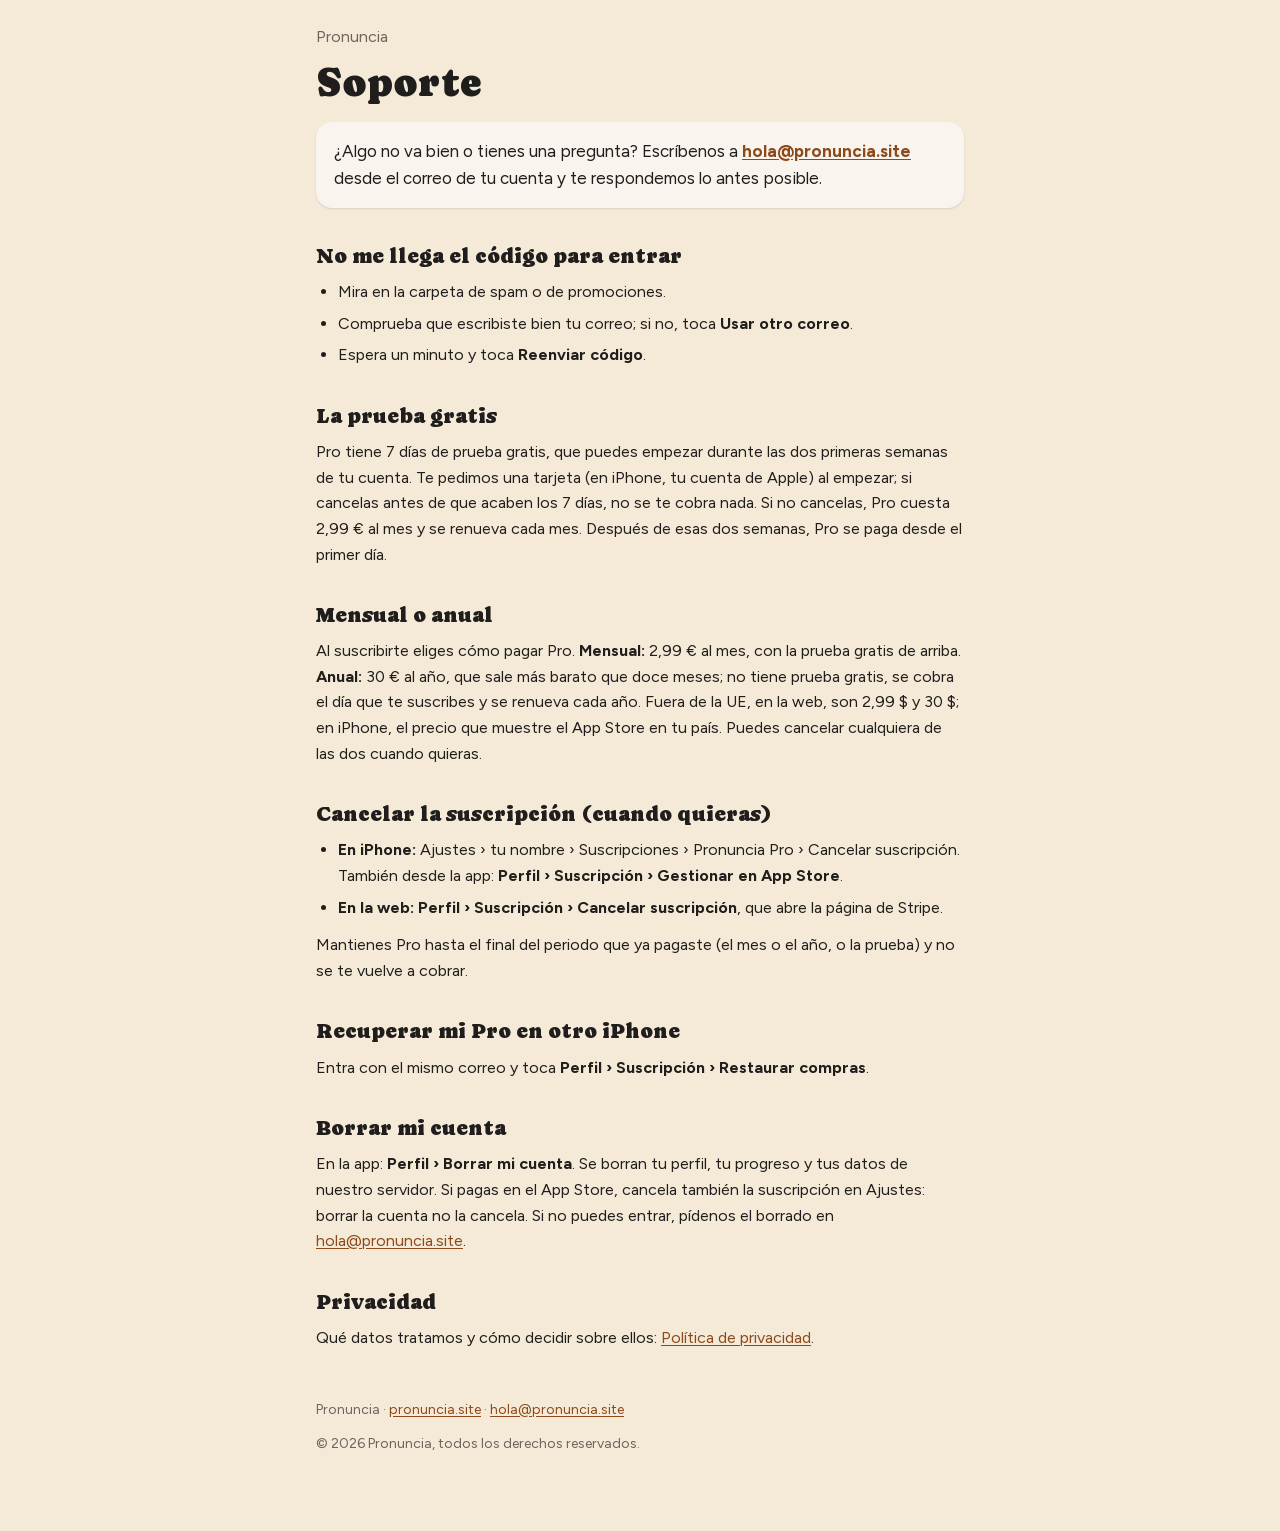
<file: soporte/index.html>
<!doctype html>
<!--
  The App Store's "Support URL" (App Store Connect › App Information):
  https://pronuncia.site/soporte. Plain text, no script, like the privacy
  policy. Keep the steps in step with the app's own labels.
-->
<html lang="es">
<head>
<meta charset="utf-8">
<meta name="viewport" content="width=device-width, initial-scale=1">
<meta name="color-scheme" content="light dark">
<meta http-equiv="Content-Security-Policy" content="default-src 'none'; style-src 'self' 'unsafe-inline'; font-src 'self'; img-src 'self' data:; base-uri 'none'; form-action 'none'">
<meta name="referrer" content="no-referrer">
<meta name="description" content="Ayuda con Pronuncia: entrar, la prueba gratis, cancelar la suscripción, borrar tu cuenta y cómo escribirnos.">
<title>Soporte · Pronuncia</title>
<link rel="stylesheet" href="../css/tokens.css">
<style>
  *, *::before, *::after { box-sizing: border-box; }
  html { -webkit-text-size-adjust: 100%; }
  body {
    margin: 0;
    background: var(--color-bg);
    color: var(--color-text);
    font-family: var(--font-body);
    font-size: 16px;
    line-height: 1.6;
  }
  main { max-width: 680px; margin: 0 auto; padding: 24px 16px 64px; }
  h1, h2 {
    font-family: var(--font-heading);
    font-weight: var(--font-heading-weight);
    line-height: 1.2;
    margin: 0;
  }
  h1 { font-size: clamp(30px, 7vw, 40px); margin: 8px 0 16px; }
  h2 { font-size: 21px; margin: 36px 0 10px; }
  p, ul, ol { margin: 0 0 12px; }
  ul, ol { padding-left: 22px; }
  li { margin-bottom: 6px; }
  a { color: var(--color-accent-700); text-underline-offset: 2px; }
  .muted { color: var(--ink-muted); }
  .contact {
    background: var(--color-raised);
    border-radius: var(--radius-md);
    box-shadow: var(--shadow-sm);
    padding: 16px 18px;
    margin: 8px 0 8px;
    font-size: 17px;
  }
  footer { margin-top: 48px; color: var(--ink-muted); font-size: 14px; }
</style>
</head>
<body>
<main>

<p class="muted" style="margin:0">Pronuncia</p>
<h1>Soporte</h1>

<div class="contact">
  ¿Algo no va bien o tienes una pregunta? Escríbenos a
  <a href="mailto:hola@pronuncia.site"><b>hola@pronuncia.site</b></a>
  desde el correo de tu cuenta y te respondemos lo antes posible.
</div>

<h2>No me llega el código para entrar</h2>
<ul>
  <li>Mira en la carpeta de spam o de promociones.</li>
  <li>Comprueba que escribiste bien tu correo; si no, toca <b>Usar otro correo</b>.</li>
  <li>Espera un minuto y toca <b>Reenviar código</b>.</li>
</ul>

<h2>La prueba gratis</h2>
<p>
  Pro tiene 7 días de prueba gratis, que puedes empezar durante las dos
  primeras semanas de tu cuenta. Te pedimos una tarjeta (en iPhone, tu cuenta
  de Apple) al empezar; si cancelas antes de que acaben los 7 días, no se te
  cobra nada. Si no cancelas, Pro cuesta 2,99 € al mes y se renueva cada mes.
  Después de esas dos semanas, Pro se paga desde el primer día.
</p>

<h2>Mensual o anual</h2>
<p>
  Al suscribirte eliges cómo pagar Pro. <b>Mensual:</b> 2,99 € al mes, con la
  prueba gratis de arriba. <b>Anual:</b> 30 € al año, que sale más barato que
  doce meses; no tiene prueba gratis, se cobra el día que te suscribes y se
  renueva cada año. Fuera de la UE, en la web, son 2,99 $ y 30 $; en iPhone,
  el precio que muestre el App Store en tu país. Puedes cancelar cualquiera de
  las dos cuando quieras.
</p>

<!-- Rewarded videos arrive in 1.1 (docs/DEPLOY.md §8). Restore this section then:
<h2>Vídeos para conseguir un intento más (iPhone)</h2>
<p>
  Con el plan Standard tienes 5 transcripciones y 5 grabaciones al día. En la
  app de iPhone, cuando las gastas, puedes ver un vídeo corto de publicidad y
  conseguir un intento más, hasta 5 vídeos al día. Solo cuenta si lo ves hasta
  el final. Los vídeos son de Google y no se personalizan con tus datos; puedes
  cambiar tu permiso en <b>Perfil › Privacidad de los anuncios</b>. Pro no
  tiene anuncios.
</p>

-->

<h2>Cancelar la suscripción (cuando quieras)</h2>
<ul>
  <li><b>En iPhone:</b> Ajustes › tu nombre › Suscripciones › Pronuncia Pro › Cancelar suscripción. También desde la app: <b>Perfil › Suscripción › Gestionar en App Store</b>.</li>
  <li><b>En la web:</b> <b>Perfil › Suscripción › Cancelar suscripción</b>, que abre la página de Stripe.</li>
</ul>
<p>Mantienes Pro hasta el final del periodo que ya pagaste (el mes o el año, o la prueba) y no se te vuelve a cobrar.</p>

<h2>Recuperar mi Pro en otro iPhone</h2>
<p>Entra con el mismo correo y toca <b>Perfil › Suscripción › Restaurar compras</b>.</p>

<h2>Borrar mi cuenta</h2>
<p>
  En la app: <b>Perfil › Borrar mi cuenta</b>. Se borran tu perfil, tu
  progreso y tus datos de nuestro servidor. Si pagas en el App Store, cancela
  también la suscripción en Ajustes: borrar la cuenta no la cancela. Si no
  puedes entrar, pídenos el borrado en
  <a href="mailto:hola@pronuncia.site">hola@pronuncia.site</a>.
</p>

<h2>Privacidad</h2>
<p>Qué datos tratamos y cómo decidir sobre ellos: <a href="../privacidad/">Política de privacidad</a>.</p>

<footer>
  <p>Pronuncia · <a href="https://pronuncia.site">pronuncia.site</a> · <a href="mailto:hola@pronuncia.site">hola@pronuncia.site</a></p>
  <p>© 2026 Pronuncia, todos los derechos reservados.</p>
</footer>

</main>
</body>
</html>
</file>
<file: css/tokens.css>
/* Organic — design-system tokens, carried over from Pronuncia v2.
   Light theme is the v2 palette verbatim; dark theme is a re-derivation of the
   same ramps on a dark ground, so both themes share one visual value scale. */

@font-face {
  font-family: 'Caprasimo'; font-style: normal; font-weight: 400; font-display: swap;
  src: url("../fonts/caprasimo-latin-ext.woff2") format('woff2');
  unicode-range: U+0100-02BA, U+02BD-02C5, U+02C7-02CC, U+02CE-02D7, U+02DD-02FF, U+0304, U+0308, U+0329, U+1D00-1DBF, U+1E00-1E9F, U+1EF2-1EFF, U+2020, U+20A0-20AB, U+20AD-20C0, U+2113, U+2C60-2C7F, U+A720-A7FF;
}
@font-face {
  font-family: 'Caprasimo'; font-style: normal; font-weight: 400; font-display: swap;
  src: url("../fonts/caprasimo-latin.woff2") format('woff2');
  unicode-range: U+0000-00FF, U+0131, U+0152-0153, U+02BB-02BC, U+02C6, U+02DA, U+02DC, U+0304, U+0308, U+0329, U+2000-206F, U+20AC, U+2122, U+2191, U+2193, U+2212, U+2215, U+FEFF, U+FFFD;
}
@font-face {
  font-family: 'Figtree'; font-style: normal; font-weight: 400 800; font-display: swap;
  src: url("../fonts/figtree-latin-ext.woff2") format('woff2');
  unicode-range: U+0100-02BA, U+02BD-02C5, U+02C7-02CC, U+02CE-02D7, U+02DD-02FF, U+0304, U+0308, U+0329, U+1D00-1DBF, U+1E00-1E9F, U+1EF2-1EFF, U+2020, U+20A0-20AB, U+20AD-20C0, U+2113, U+2C60-2C7F, U+A720-A7FF;
}
@font-face {
  font-family: 'Figtree'; font-style: normal; font-weight: 400 800; font-display: swap;
  src: url("../fonts/figtree-latin.woff2") format('woff2');
  unicode-range: U+0000-00FF, U+0131, U+0152-0153, U+02BB-02BC, U+02C6, U+02DA, U+02DC, U+0304, U+0308, U+0329, U+2000-206F, U+20AC, U+2122, U+2191, U+2193, U+2212, U+2215, U+FEFF, U+FFFD;
}

:root {
  /* Organic — the v2 palette, restored. Cream ground, rust action, olive
     support. Gold and Cadencia's coat are the only additions: milestones
     and the mascot arrived after this palette did and need colours of
     their own, so they are built in the same warm register. */
  --color-bg: #f5ead8;
  --color-surface: #ebddc5;
  --color-raised: #f9f4ed;
  --color-text: #201e1d;
  --color-accent: #c67139;
  --color-accent-2: #7a8a5e;
  --color-gold: #c9952f;
  --color-divider: color-mix(in srgb, #201e1d 16%, transparent);
  --color-scrim: color-mix(in srgb, #2e2b25 55%, transparent);

  --color-neutral-100: #f9f4ed;
  --color-neutral-200: #eee7db;
  --color-neutral-300: #dcd3c4;
  --color-neutral-400: #c0b6a5;
  --color-neutral-500: #a19786;
  --color-neutral-600: #82796a;
  --color-neutral-700: #645c50;
  --color-neutral-800: #474238;
  --color-neutral-900: #2e2b25;

  --color-accent-100: #fff2eb;
  --color-accent-200: #ffe1d0;
  --color-accent-300: #ffc6a5;
  --color-accent-400: #f6a06b;
  --color-accent-500: #d67f48;
  --color-accent-600: #b2622d;
  --color-accent-700: #8c491a;
  --color-accent-800: #643312;
  --color-accent-900: #402310;

  --color-accent-2-100: #f0fae1;
  --color-accent-2-200: #e1eecc;
  --color-accent-2-300: #ccdbb2;
  --color-accent-2-400: #aebf92;
  --color-accent-2-500: #8fa073;
  --color-accent-2-600: #728157;
  --color-accent-2-700: #56633f;
  --color-accent-2-800: #3d472b;
  --color-accent-2-900: #272e1b;

  --color-gold-100: #f7f5f0;
  --color-gold-200: #efe9dc;
  --color-gold-300: #e5d7bb;
  --color-gold-400: #dbc08a;
  --color-gold-500: #c9952f;
  --color-gold-600: #ab7f28;
  --color-gold-700: #7f5e1e;
  --color-gold-800: #5e4516;
  --color-gold-900: #423110;

  --font-heading: "Caprasimo", Georgia, serif;
  --font-heading-weight: 400;
  --font-body: "Figtree", system-ui, -apple-system, sans-serif;

  --space-1: 4.4px;  --space-2: 8.8px;  --space-3: 13.2px;
  --space-4: 17.6px; --space-6: 26.4px; --space-8: 35.2px;

  --radius-sm: 8px; --radius-md: 16px; --radius-lg: 28px;

  --shadow-sm: 0 1px 2px color-mix(in srgb, #2e2b25 14%, transparent);
  --shadow-md: 0 3px 10px color-mix(in srgb, #2e2b25 16%, transparent);
  --shadow-lg: 0 12px 32px color-mix(in srgb, #2e2b25 22%, transparent);

  /* Semantic roles used by the app shell. */
  /* The English line and its respelling are read as a pair, so they share one
     size — changing it here keeps them matched everywhere. */
  --gloss-size: 23px;
  /* The foreground on --color-accent. Cream, as it always was here: this is
     the v2 button, and restoring the palette means restoring it. The pair
     measures 3.03:1 — it clears the large-text floor but not the 4.5 that
     label-size text wants. Kept as a named token so the choice stays
     visible and reviewable instead of being buried in nine rules. */
  --on-accent: #f5ead8;
  /* The original derivation, at 65% rather than 55%. At 55% it measured
     3.57:1 on the cream ground — below AA for body text — and the extra
     10% is imperceptible in reading while clearing 4.84:1. */
  --ink-muted: color-mix(in srgb, var(--color-text) 65%, transparent);
  --ink-faint: color-mix(in srgb, var(--color-text) 38%, transparent);
  --press-shadow: rgba(0, 0, 0, .18);

  /* ── The app mark ──────────────────────────────────────────────────────
     The icon's four colours, and the only tokens in this file that are
     deliberately NOT redefined for dark mode. An app icon is a fixed
     asset: it is the same tile on a home screen, in a tab strip and on a
     dark page, and a logo that inverts at night reads as a second logo.
     The tile is the light theme's rust, held still. */
  --mark-tile: #6f8055;     /* the sage ground the capybara sits on */
  --mark-fur: #c67139;
  --mark-ear: #a9572a;
  --mark-muzzle: #ab6431;
  --mark-ink: #2b1d13;      /* outline, pupils, nostrils, mouth */
  --mark-light: #ffffff;    /* eyes and the two front teeth */
}

/* Dark theme — same roles, re-grounded. Applies on system preference unless the
   user has explicitly chosen light, and always under an explicit dark choice. */
@media (prefers-color-scheme: dark) {
  :root:not([data-theme="light"]) {
    --color-bg: #191715;
    --color-surface: #221f1c;
    --color-raised: #2b2723;
    --color-text: #f2e9da;
    --color-accent: #e08a4d;
    --color-accent-2: #9db47c;
    --color-gold: #d8a648;
    --color-divider: color-mix(in srgb, #f2e9da 18%, transparent);
    --color-scrim: color-mix(in srgb, #0b0a09 72%, transparent);

    --color-neutral-100: #2b2723;
    --color-neutral-200: #322e29;
    --color-neutral-300: #3d3830;
    --color-neutral-400: #564f45;
    --color-neutral-500: #786f62;
    --color-neutral-600: #9a9081;
    --color-neutral-700: #bdb3a2;
    --color-neutral-800: #ddd3c1;
    --color-neutral-900: #f2e9da;

    --color-accent-100: #2f1f14;
    --color-accent-200: #45291a;
    --color-accent-300: #5e3720;
    --color-accent-400: #8a5028;
    --color-accent-500: #b26a34;
    --color-accent-600: #d08247;
    --color-accent-700: #e8a069;
    --color-accent-800: #f5c398;
    --color-accent-900: #ffe1d0;

    --color-accent-2-100: #1e2417;
    --color-accent-2-200: #2b331f;
    --color-accent-2-300: #3b4629;
    --color-accent-2-400: #53613a;
    --color-accent-2-500: #6d7d4d;
    --color-accent-2-600: #8a9b66;
    --color-accent-2-700: #a8b886;
    --color-accent-2-800: #c6d3ab;
    --color-accent-2-900: #e1eecc;

    --color-gold-100: #2b2417;
    --color-gold-200: #3e331e;
    --color-gold-300: #5e4b26;
    --color-gold-400: #9a7632;
    --color-gold-500: #d8a648;
    --color-gold-600: #deb464;
    --color-gold-700: #cfa149;
    --color-gold-800: #debe81;
    --color-gold-900: #ead6af;

    --on-accent: #191715;
    --ink-muted: color-mix(in srgb, var(--color-text) 60%, transparent);
    --ink-faint: color-mix(in srgb, var(--color-text) 38%, transparent);
    --shadow-sm: 0 1px 2px rgba(0, 0, 0, .5);
    --shadow-md: 0 3px 10px rgba(0, 0, 0, .55);
    --shadow-lg: 0 12px 32px rgba(0, 0, 0, .62);
    --press-shadow: rgba(0, 0, 0, .55);
  }
}

:root[data-theme="dark"] {
  --color-bg: #191715;
  --color-surface: #221f1c;
  --color-raised: #2b2723;
  --color-text: #f2e9da;
  --color-accent: #e08a4d;
  --color-accent-2: #9db47c;
  --color-gold: #d8a648;
  --color-divider: color-mix(in srgb, #f2e9da 18%, transparent);
  --color-scrim: color-mix(in srgb, #0b0a09 72%, transparent);

  --color-neutral-100: #2b2723;
  --color-neutral-200: #322e29;
  --color-neutral-300: #3d3830;
  --color-neutral-400: #564f45;
  --color-neutral-500: #786f62;
  --color-neutral-600: #9a9081;
  --color-neutral-700: #bdb3a2;
  --color-neutral-800: #ddd3c1;
  --color-neutral-900: #f2e9da;

  --color-accent-100: #2f1f14;
  --color-accent-200: #45291a;
  --color-accent-300: #5e3720;
  --color-accent-400: #8a5028;
  --color-accent-500: #b26a34;
  --color-accent-600: #d08247;
  --color-accent-700: #e8a069;
  --color-accent-800: #f5c398;
  --color-accent-900: #ffe1d0;

  --color-accent-2-100: #1e2417;
  --color-accent-2-200: #2b331f;
  --color-accent-2-300: #3b4629;
  --color-accent-2-400: #53613a;
  --color-accent-2-500: #6d7d4d;
  --color-accent-2-600: #8a9b66;
  --color-accent-2-700: #a8b886;
  --color-accent-2-800: #c6d3ab;
  --color-accent-2-900: #e1eecc;

  --color-gold-100: #2b2417;
  --color-gold-200: #3e331e;
  --color-gold-300: #5e4b26;
  --color-gold-400: #9a7632;
  --color-gold-500: #d8a648;
  --color-gold-600: #deb464;
  --color-gold-700: #cfa149;
  --color-gold-800: #debe81;
  --color-gold-900: #ead6af;

  --on-accent: #191715;
  --ink-muted: color-mix(in srgb, var(--color-text) 60%, transparent);
  --ink-faint: color-mix(in srgb, var(--color-text) 38%, transparent);
  --shadow-sm: 0 1px 2px rgba(0, 0, 0, .5);
  --shadow-md: 0 3px 10px rgba(0, 0, 0, .55);
  --shadow-lg: 0 12px 32px rgba(0, 0, 0, .62);
  --press-shadow: rgba(0, 0, 0, .55);
}
</file>
